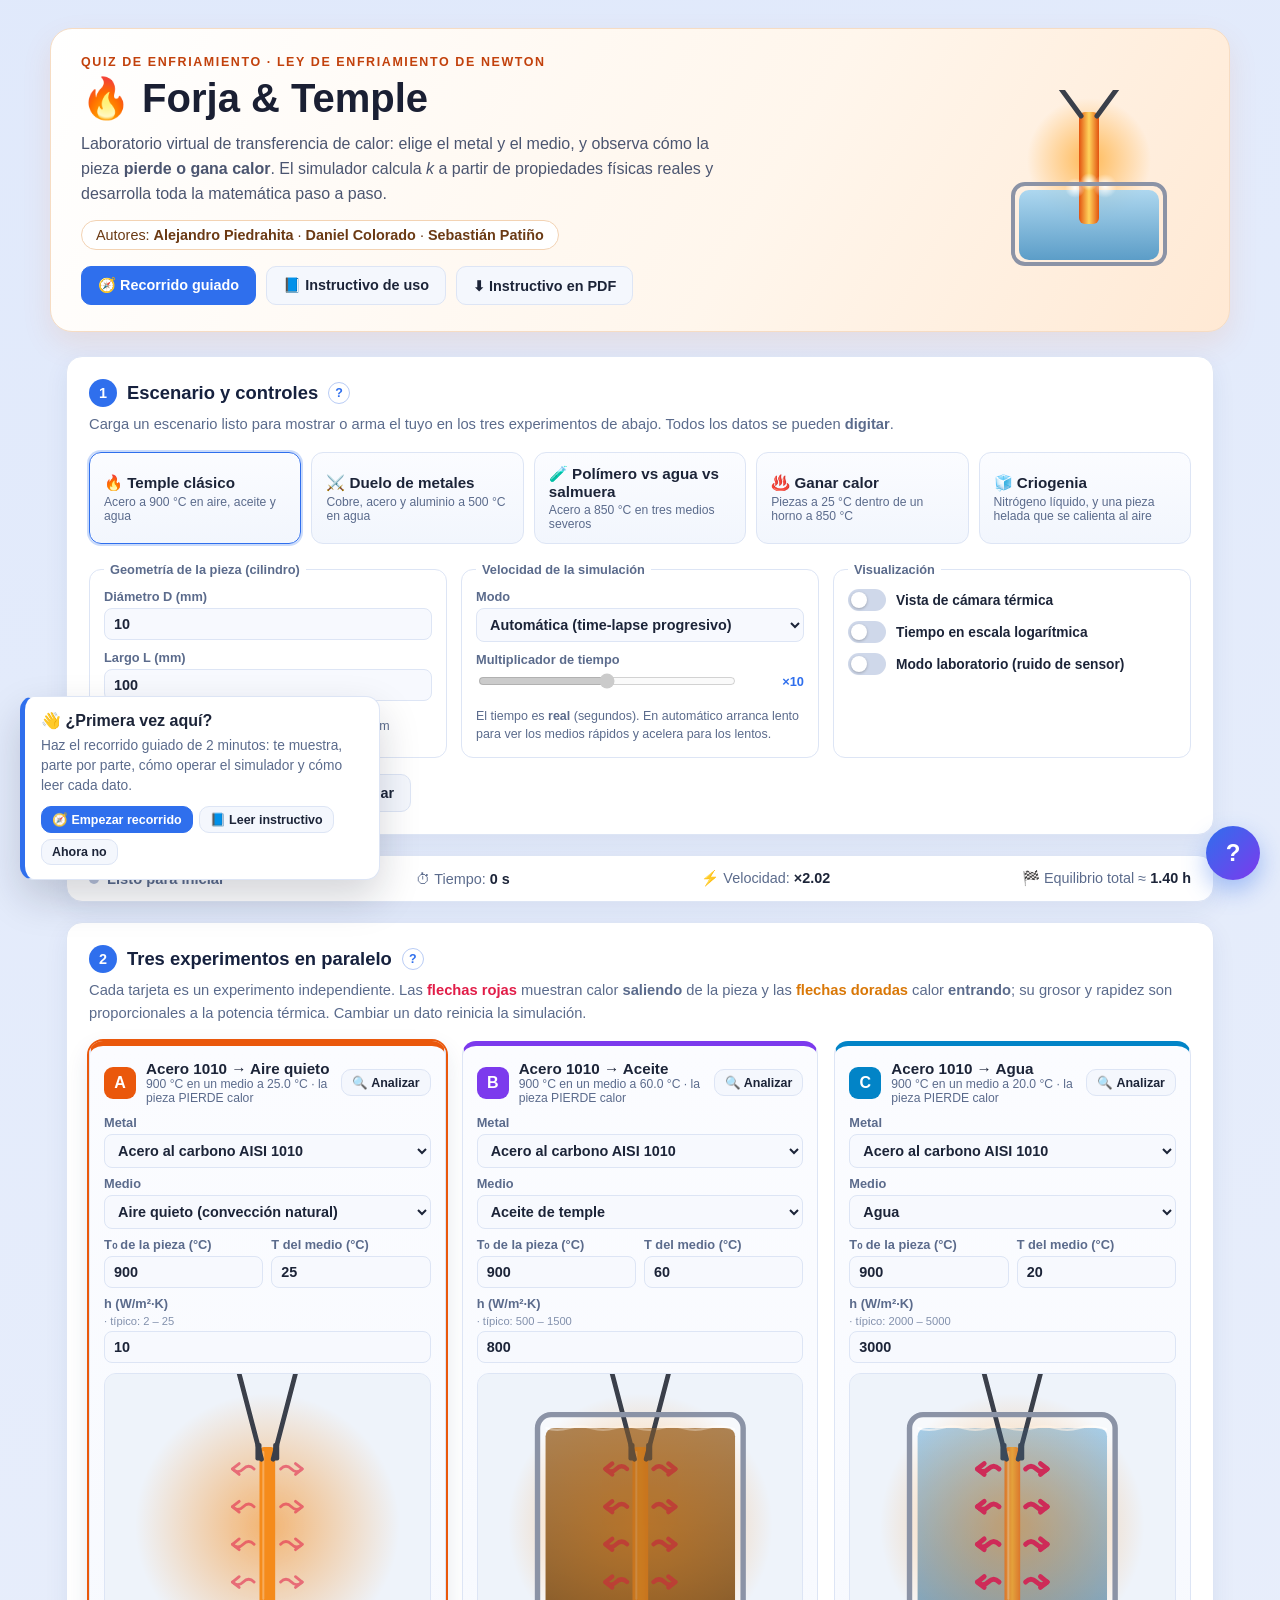
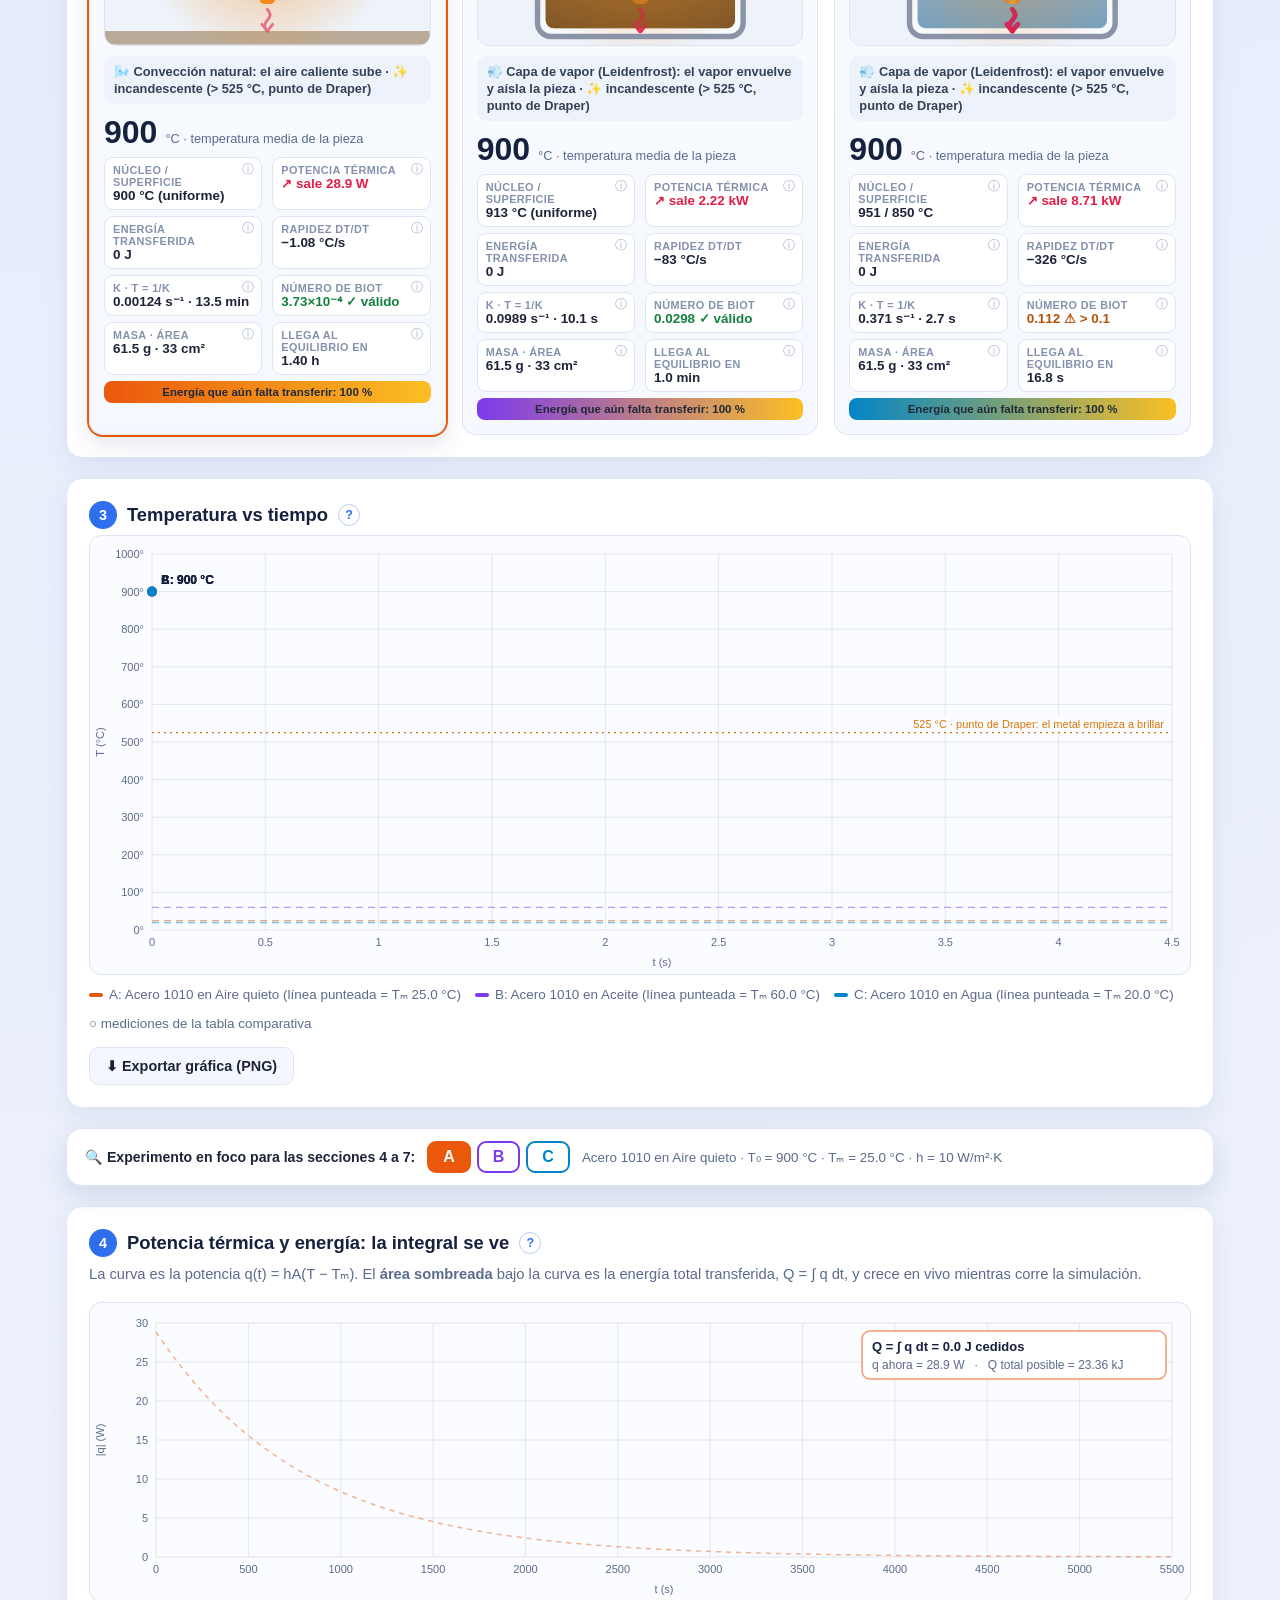
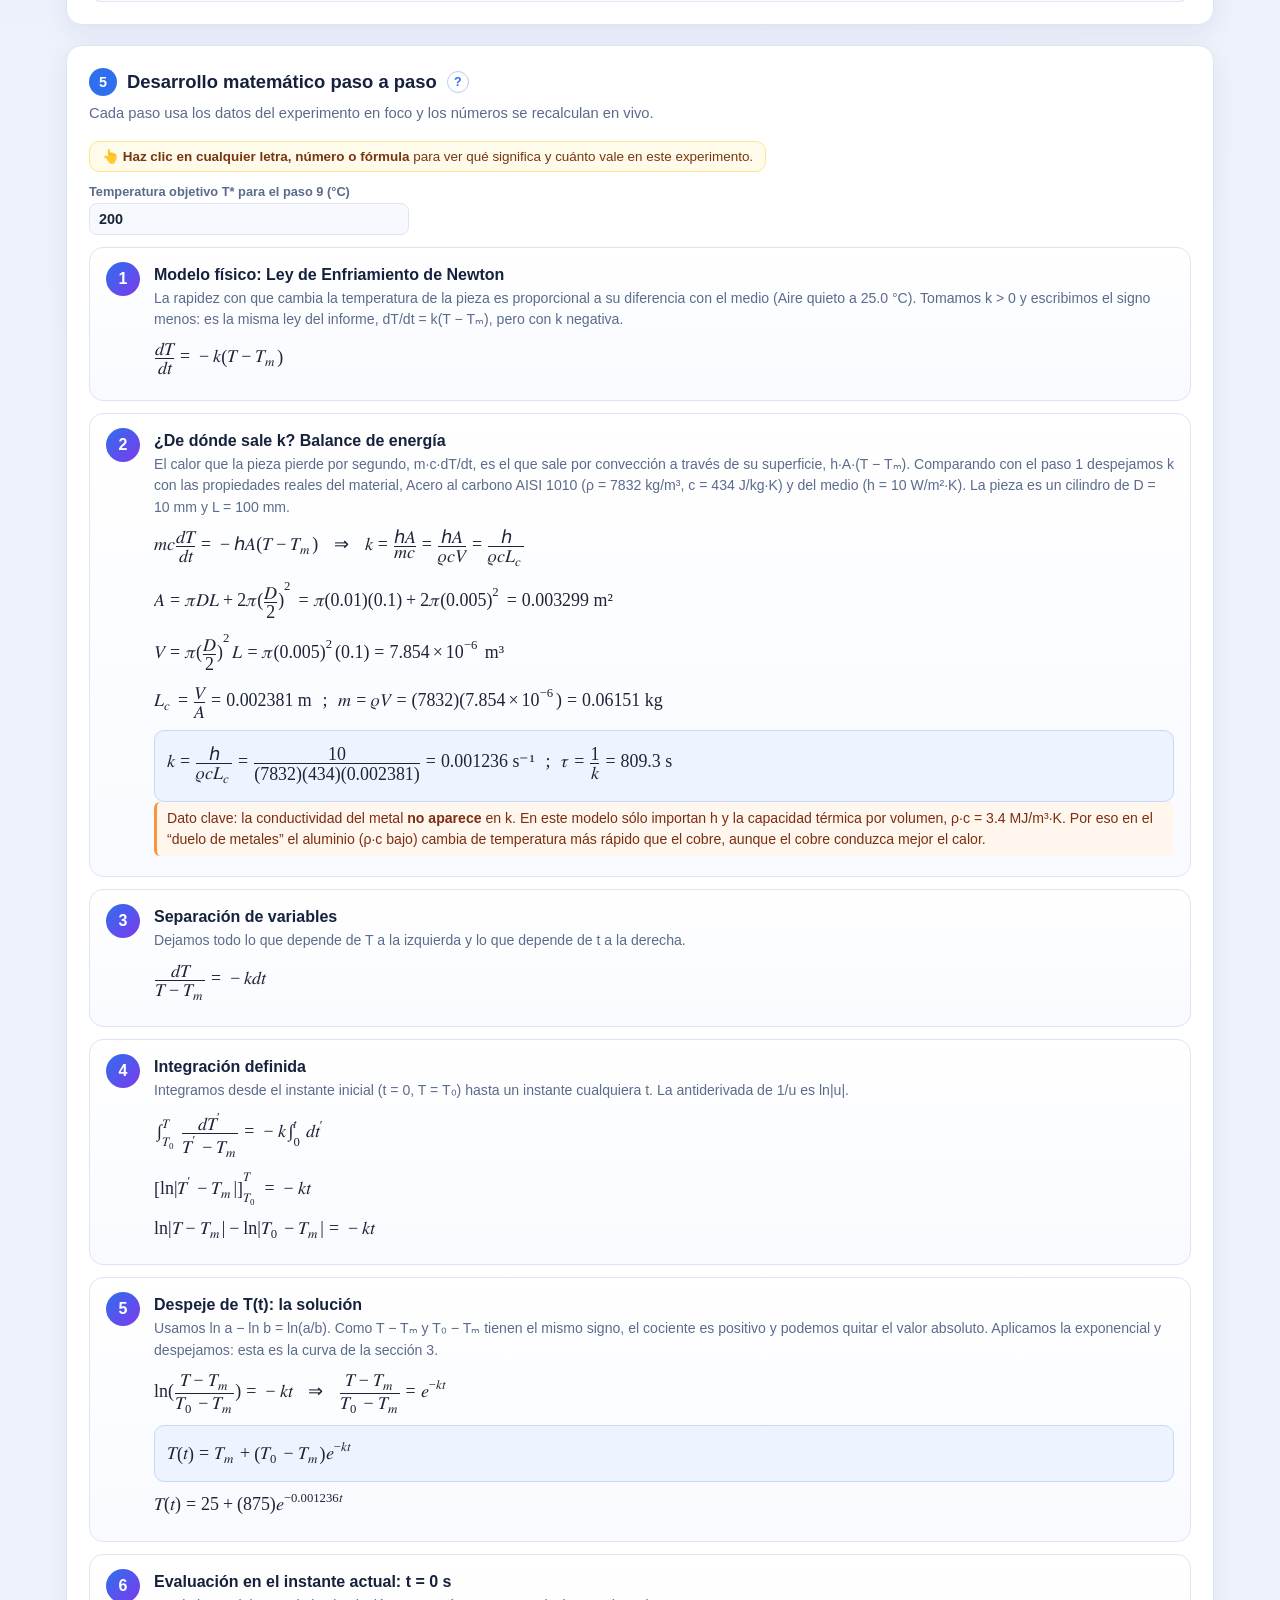
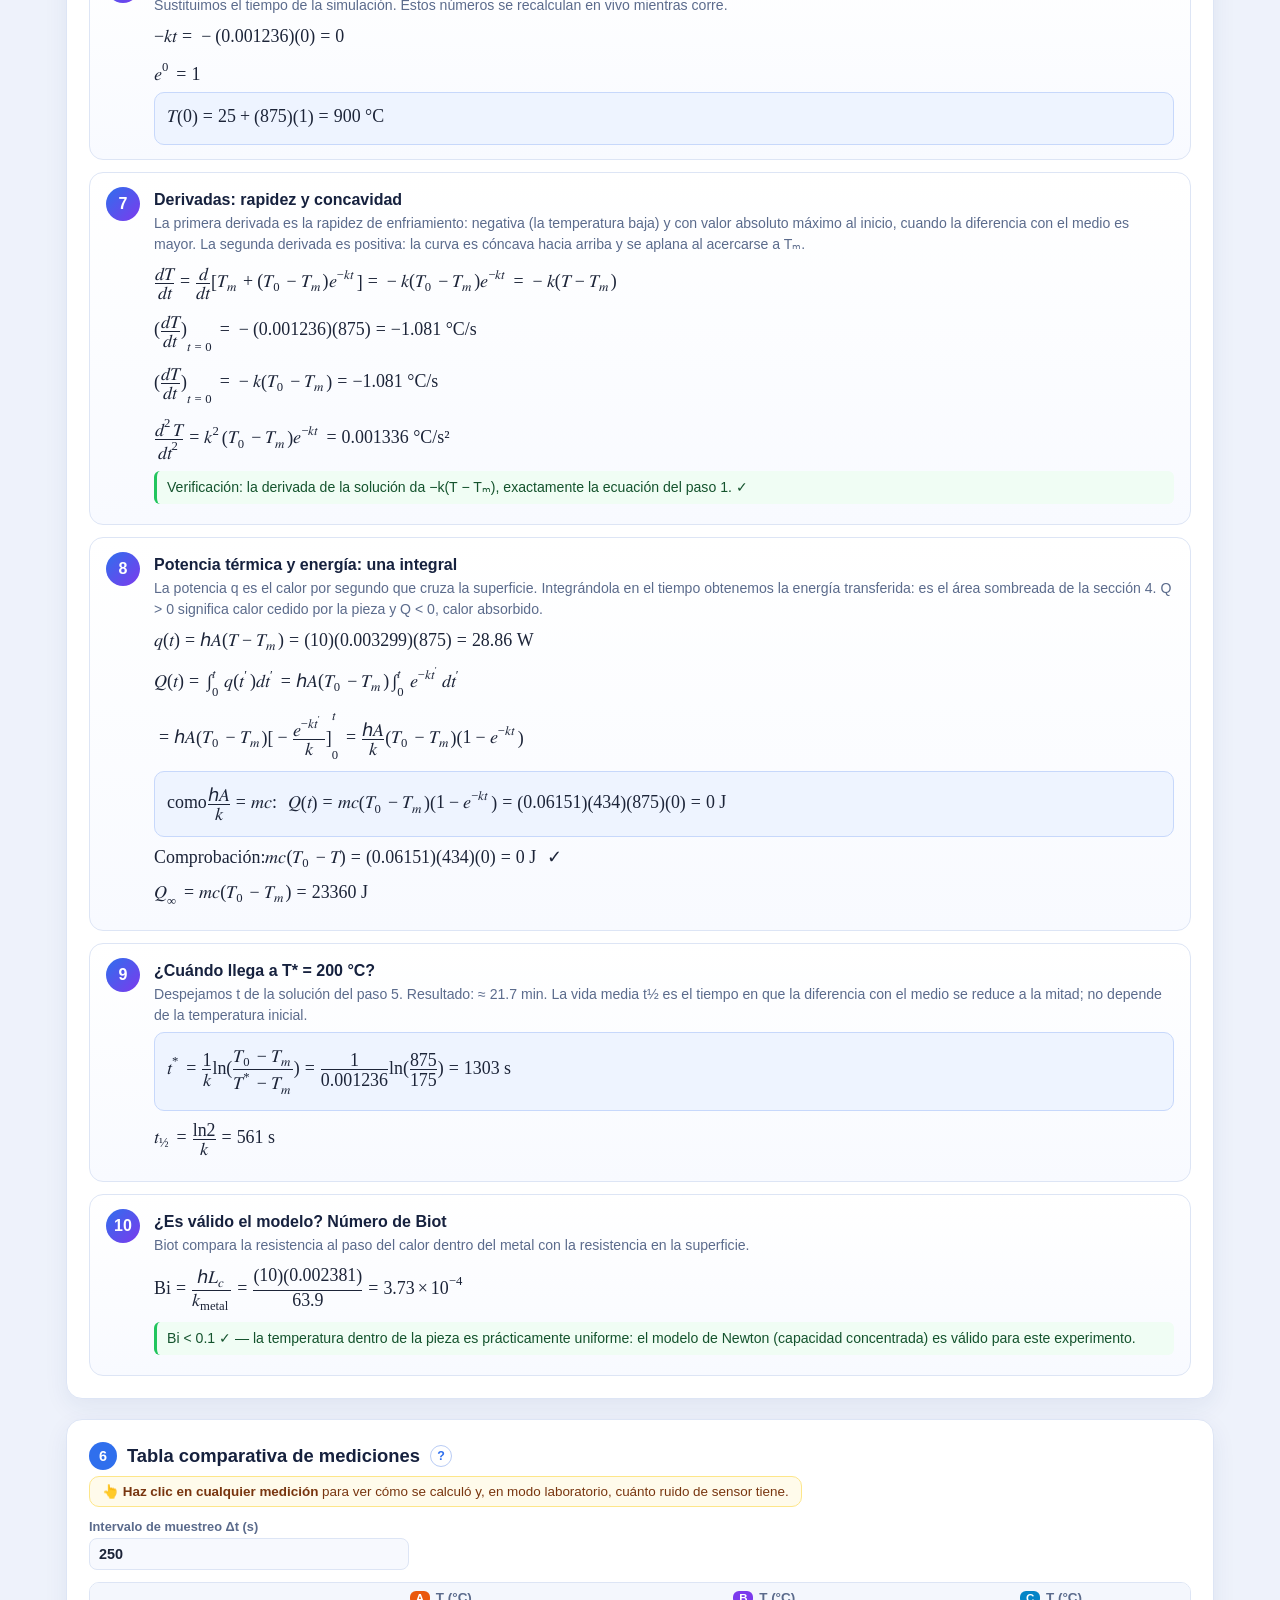
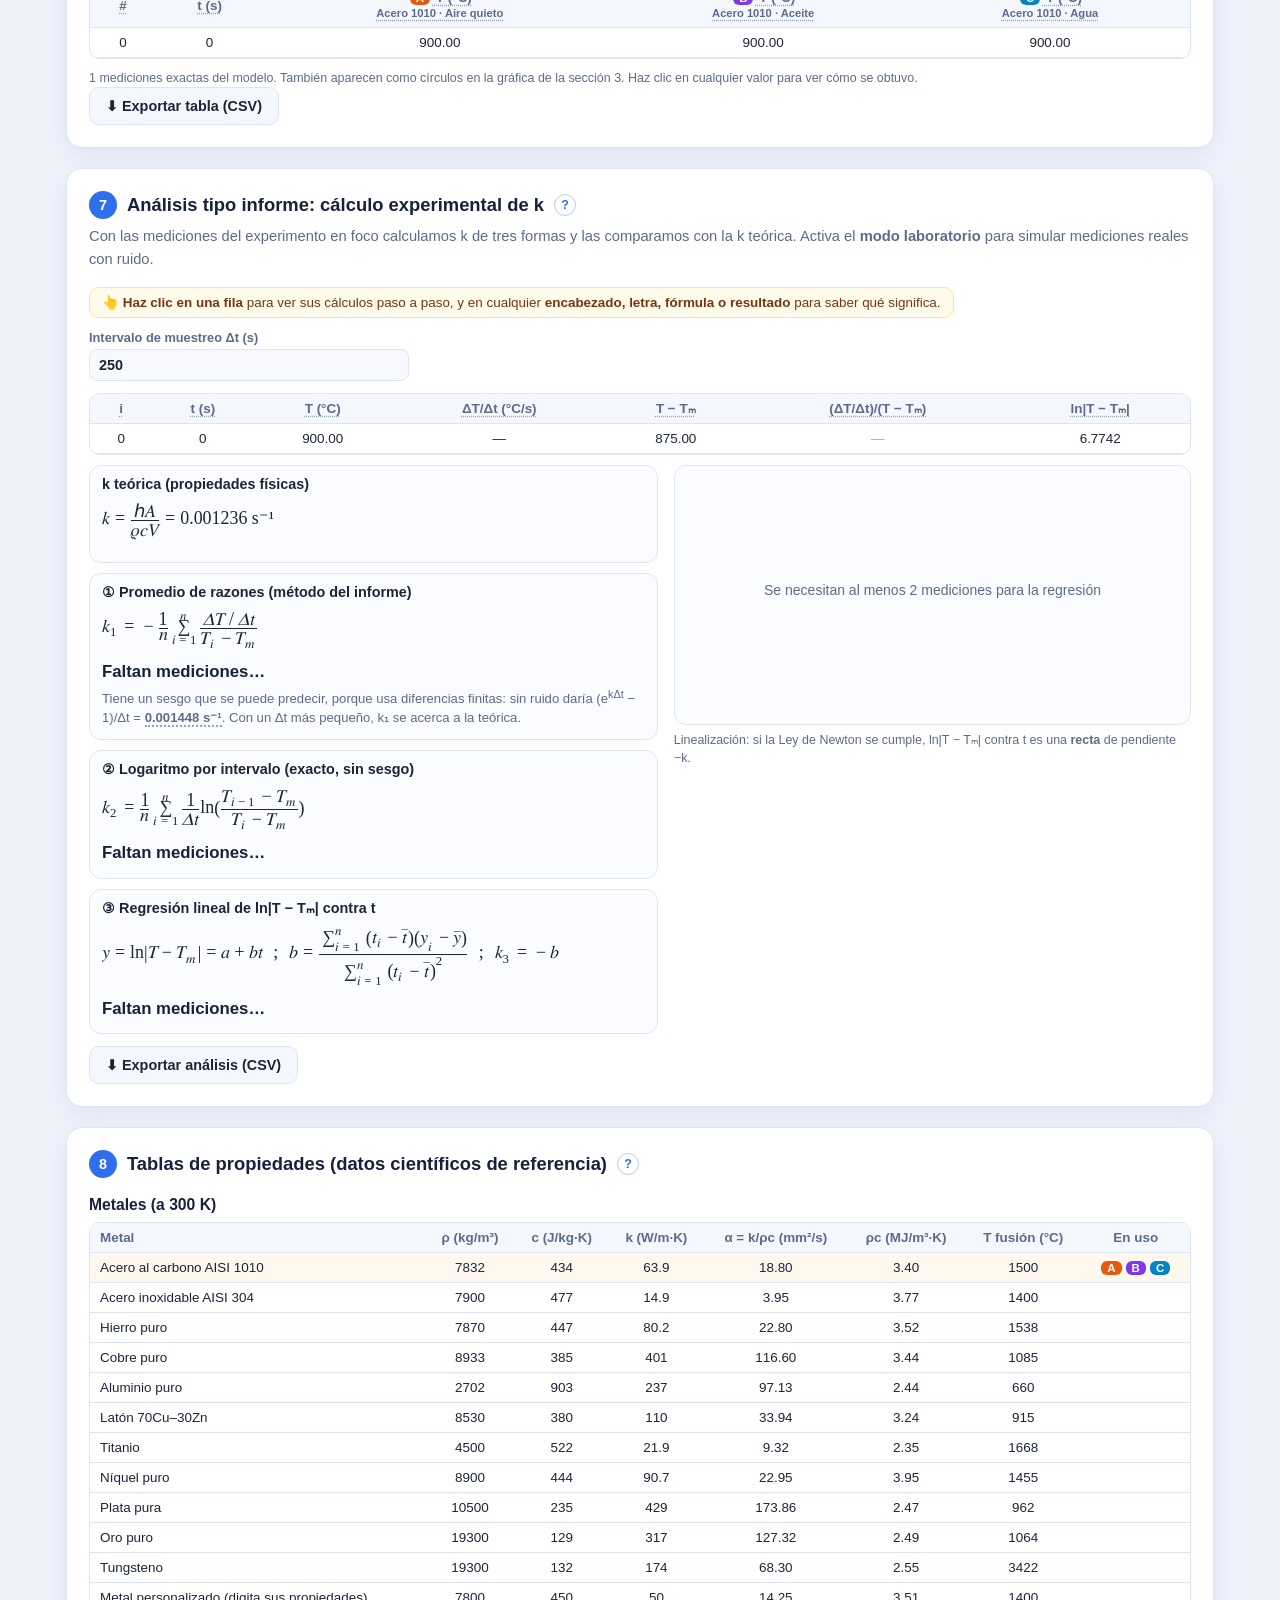
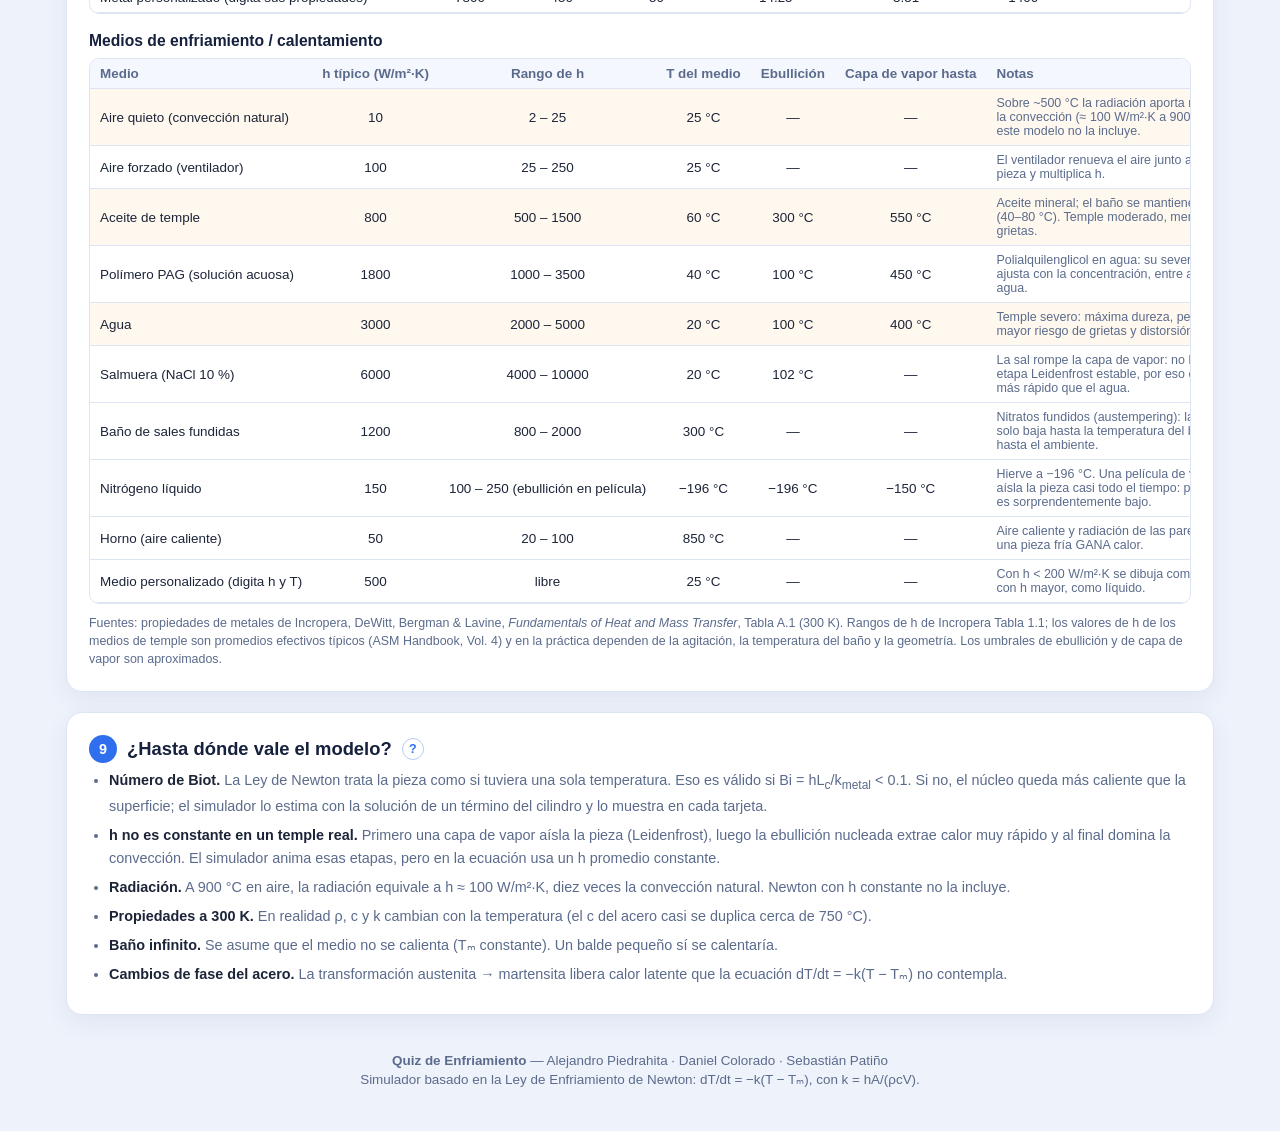
<file: index.html>
<!DOCTYPE html>
<html lang="es">
<head>
<meta charset="UTF-8">
<meta name="viewport" content="width=device-width, initial-scale=1.0">
<title>Forja & Temple — Quiz de Enfriamiento</title>
<link rel="stylesheet" href="style.css">
</head>
<body>

<header class="hero">
  <div class="hero-inner">
    <div class="hero-text">
      <p class="overline">Quiz de Enfriamiento · Ley de Enfriamiento de Newton</p>
      <h1>🔥 Forja &amp; Temple</h1>
      <p class="hero-sub">Laboratorio virtual de transferencia de calor: elige el metal y el medio, y observa cómo la pieza <strong>pierde o gana calor</strong>. El simulador calcula <em>k</em> a partir de propiedades físicas reales y desarrolla toda la matemática paso a paso.</p>
      <p class="authors">Autores: <strong>Alejandro Piedrahita</strong> · <strong>Daniel Colorado</strong> · <strong>Sebastián Patiño</strong></p>
      <div class="hero-actions">
        <button class="btn primary" id="btn-tour">🧭 Recorrido guiado</button>
        <button class="btn" id="btn-guide">📘 Instructivo de uso</button>
        <a class="btn" href="docs/Instructivo_Quiz_Enfriamiento.pdf" download>⬇ Instructivo en PDF</a>
      </div>
    </div>
    <svg class="hero-art" viewBox="0 0 220 180" aria-hidden="true">
      <defs>
        <radialGradient id="heroGlow"><stop offset="0" stop-color="#ffb347" stop-opacity=".9"/><stop offset="1" stop-color="#ffb347" stop-opacity="0"/></radialGradient>
        <linearGradient id="heroBar" x1="0" x2="1"><stop offset="0" stop-color="#e2530f"/><stop offset=".5" stop-color="#ffd35c"/><stop offset="1" stop-color="#e2530f"/></linearGradient>
        <linearGradient id="heroWater" x1="0" y1="0" x2="0" y2="1"><stop offset="0" stop-color="#9fd3f2"/><stop offset="1" stop-color="#3f8fc4"/></linearGradient>
        <radialGradient id="heroPuff"><stop offset="0" stop-color="#fff" stop-opacity=".95"/><stop offset="1" stop-color="#fff" stop-opacity="0"/></radialGradient>
      </defs>
      <circle cx="110" cy="70" r="62" fill="url(#heroGlow)"/>
      <rect x="40" y="100" width="140" height="70" rx="10" fill="url(#heroWater)" opacity=".85"/>
      <rect x="100" y="22" width="20" height="112" rx="6" fill="url(#heroBar)"/>
      <path d="M102,26 L80,-4 M118,26 L140,-4" stroke="#3a3f4a" stroke-width="5" stroke-linecap="round"/>
      <g class="hero-steam">
        <circle cx="96" cy="98" r="10" fill="url(#heroPuff)"/>
        <circle cx="126" cy="96" r="12" fill="url(#heroPuff)"/>
        <circle cx="110" cy="92" r="9" fill="url(#heroPuff)"/>
      </g>
      <rect x="34" y="94" width="152" height="80" rx="12" fill="none" stroke="#8b93a6" stroke-width="4"/>
    </svg>
  </div>
</header>

<main>

  <!-- 1 · CONTROLES -->
  <section class="panel" id="sec-controls">
    <h2><span class="num">1</span> Escenario y controles <button class="help" data-guide="controles" title="¿Cómo se usa esta sección?">?</button></h2>
    <p class="lead">Carga un escenario listo para mostrar o arma el tuyo en los tres experimentos de abajo. Todos los datos se pueden <strong>digitar</strong>.</p>
    <div class="presets" id="presets"></div>

    <div class="control-grid">
      <fieldset class="group">
        <legend>Geometría de la pieza (cilindro)</legend>
        <label>Diámetro D (mm)<input type="number" id="geo-D" min="0.5" max="300" step="any" value="10"></label>
        <label>Largo L (mm)<input type="number" id="geo-L" min="0.5" max="3000" step="any" value="100"></label>
        <p class="mini" id="geo-info"></p>
      </fieldset>

      <fieldset class="group">
        <legend>Velocidad de la simulación</legend>
        <label>Modo
          <select id="speed-mode">
            <option value="auto">Automática (time-lapse progresivo)</option>
            <option value="manual">Manual</option>
          </select>
        </label>
        <label>Multiplicador de tiempo
          <span class="range-row"><input type="range" id="speed-exp" min="-1" max="3" step="0.05" value="1" disabled><output id="speed-out">×10</output></span>
        </label>
        <p class="mini">El tiempo es <strong>real</strong> (segundos). En automático arranca lento para ver los medios rápidos y acelera para los lentos.</p>
      </fieldset>

      <fieldset class="group">
        <legend>Visualización</legend>
        <label class="switch"><input type="checkbox" id="opt-thermal"><span class="slider"></span> Vista de cámara térmica</label>
        <label class="switch"><input type="checkbox" id="opt-log"><span class="slider"></span> Tiempo en escala logarítmica</label>
        <label class="switch"><input type="checkbox" id="opt-lab"><span class="slider"></span> Modo laboratorio (ruido de sensor)</label>
      </fieldset>
    </div>

    <div class="button-row">
      <button id="btn-start" class="btn primary">▶ Iniciar</button>
      <button id="btn-pause" class="btn" disabled>⏸ Pausar</button>
      <button id="btn-reset" class="btn">⟲ Reiniciar</button>
    </div>
  </section>

  <!-- ESTADO -->
  <section class="panel status-bar" aria-live="polite">
    <div class="status-pill" id="status-pill"><span class="dot"></span> Detenido</div>
    <div class="status-item">⏱ Tiempo: <strong id="sim-time">0 s</strong></div>
    <div class="status-item">⚡ Velocidad: <strong id="speed-now">×1</strong></div>
    <div class="status-item">🏁 Equilibrio total ≈ <strong id="t-total">—</strong></div>
  </section>

  <!-- 2 · EXPERIMENTOS -->
  <section class="panel" id="sec-lanes">
    <h2><span class="num">2</span> Tres experimentos en paralelo <button class="help" data-guide="experimentos" title="¿Cómo se usa esta sección?">?</button></h2>
    <p class="lead">Cada tarjeta es un experimento independiente. Las <span class="tag-out">flechas rojas</span> muestran calor <strong>saliendo</strong> de la pieza y las <span class="tag-in">flechas doradas</span> calor <strong>entrando</strong>; su grosor y rapidez son proporcionales a la potencia térmica. Cambiar un dato reinicia la simulación.</p>
    <div class="thermal-legend" id="thermal-legend" hidden>
      <span id="tl-min"></span><div class="tl-bar"></div><span id="tl-max"></span>
    </div>
    <div class="lanes" id="lanes"></div>
  </section>

  <!-- 3 · GRÁFICA T(t) -->
  <section class="panel" id="sec-chart">
    <h2><span class="num">3</span> Temperatura vs tiempo <button class="help" data-guide="grafica" title="¿Cómo se lee esta gráfica?">?</button></h2>
    <canvas id="chartT" class="chart chart-tall"></canvas>
    <div class="legend" id="legendT"></div>
    <div class="button-row"><button id="btn-png" class="btn">⬇ Exportar gráfica (PNG)</button></div>
  </section>

  <!-- FOCO -->
  <section class="panel focus-bar">
    <span class="focus-label">🔍 Experimento en foco para las secciones 4 a 7:</span>
    <div class="seg" id="focus-seg"></div>
    <span class="focus-desc" id="focus-desc"></span>
  </section>

  <!-- 4 · POTENCIA / ENERGÍA -->
  <section class="panel" id="sec-power">
    <h2><span class="num">4</span> Potencia térmica y energía: la integral se ve <button class="help" data-guide="potencia" title="¿Cómo se lee esta gráfica?">?</button></h2>
    <p class="lead">La curva es la potencia q(t) = hA(T − Tₘ). El <strong>área sombreada</strong> bajo la curva es la energía total transferida, Q = ∫ q dt, y crece en vivo mientras corre la simulación.</p>
    <canvas id="chartQ" class="chart"></canvas>
  </section>

  <!-- 5 · MATEMÁTICA -->
  <section class="panel" id="sec-math">
    <h2><span class="num">5</span> Desarrollo matemático paso a paso <button class="help" data-guide="matematica" title="¿Qué muestra cada paso?">?</button></h2>
    <p class="lead">Cada paso usa los datos del experimento en foco y los números se recalculan en vivo.</p>
    <p class="click-hint">👆 <strong>Haz clic en cualquier letra, número o fórmula</strong> para ver qué significa y cuánto vale en este experimento.</p>
    <label class="inline-input">Temperatura objetivo T* para el paso 9 (°C)
      <input type="number" id="t-star" step="any">
    </label>
    <div class="steps" id="math-steps"></div>
  </section>

  <!-- 6 · TABLA COMPARATIVA -->
  <section class="panel" id="sec-comp">
    <h2><span class="num">6</span> Tabla comparativa de mediciones <button class="help" data-guide="comparativa" title="¿Cómo se usa esta tabla?">?</button></h2>
    <p class="click-hint">👆 <strong>Haz clic en cualquier medición</strong> para ver cómo se calculó y, en modo laboratorio, cuánto ruido de sensor tiene.</p>
    <label class="inline-input">Intervalo de muestreo Δt (s)
      <input type="number" id="dt-comp" min="0.001" step="any">
    </label>
    <div id="comp-lab"></div>
    <div class="table-wrap"><table id="tbl-comp"></table></div>
    <p class="mini" id="comp-note"></p>
    <button id="btn-csv-comp" class="btn">⬇ Exportar tabla (CSV)</button>
  </section>

  <!-- 7 · ANÁLISIS -->
  <section class="panel" id="sec-ana">
    <h2><span class="num">7</span> Análisis tipo informe: cálculo experimental de k <button class="help" data-guide="analisis" title="¿Cómo se interpreta el análisis?">?</button></h2>
    <p class="lead">Con las mediciones del experimento en foco calculamos k de tres formas y las comparamos con la k teórica. Activa el <strong>modo laboratorio</strong> para simular mediciones reales con ruido.</p>
    <p class="click-hint">👆 <strong>Haz clic en una fila</strong> para ver sus cálculos paso a paso, y en cualquier <strong>encabezado, letra, fórmula o resultado</strong> para saber qué significa.</p>
    <label class="inline-input">Intervalo de muestreo Δt (s)
      <input type="number" id="dt-ana" min="0.001" step="any">
    </label>
    <div id="ana-lab"></div>
    <div class="table-wrap"><table id="tbl-ana"></table></div>
    <div class="ana-grid">
      <div class="ana-results" id="ana-results"></div>
      <div>
        <canvas id="chartLn" class="chart chart-small"></canvas>
        <p class="mini">Linealización: si la Ley de Newton se cumple, ln|T − Tₘ| contra t es una <strong>recta</strong> de pendiente −k.</p>
      </div>
    </div>
    <button id="btn-csv-ana" class="btn">⬇ Exportar análisis (CSV)</button>
  </section>

  <!-- 8 · TABLAS DE PROPIEDADES -->
  <section class="panel" id="sec-ref">
    <h2><span class="num">8</span> Tablas de propiedades (datos científicos de referencia) <button class="help" data-guide="propiedades" title="¿Qué significa cada columna?">?</button></h2>
    <h3>Metales (a 300 K)</h3>
    <div class="table-wrap tall"><table id="tbl-metals"></table></div>
    <h3>Medios de enfriamiento / calentamiento</h3>
    <div class="table-wrap tall"><table id="tbl-fluids"></table></div>
    <p class="mini">Fuentes: propiedades de metales de Incropera, DeWitt, Bergman &amp; Lavine, <em>Fundamentals of Heat and Mass Transfer</em>, Tabla A.1 (300 K). Rangos de h de Incropera Tabla 1.1; los valores de h de los medios de temple son promedios efectivos típicos (ASM Handbook, Vol. 4) y en la práctica dependen de la agitación, la temperatura del baño y la geometría. Los umbrales de ebullición y de capa de vapor son aproximados.</p>
  </section>

  <!-- 9 · VALIDEZ -->
  <section class="panel" id="sec-notes">
    <h2><span class="num">9</span> ¿Hasta dónde vale el modelo? <button class="help" data-guide="validez" title="Más detalle">?</button></h2>
    <ul class="notes">
      <li><strong>Número de Biot.</strong> La Ley de Newton trata la pieza como si tuviera una sola temperatura. Eso es válido si Bi = hL<sub>c</sub>/k<sub>metal</sub> &lt; 0.1. Si no, el núcleo queda más caliente que la superficie; el simulador lo estima con la solución de un término del cilindro y lo muestra en cada tarjeta.</li>
      <li><strong>h no es constante en un temple real.</strong> Primero una capa de vapor aísla la pieza (Leidenfrost), luego la ebullición nucleada extrae calor muy rápido y al final domina la convección. El simulador anima esas etapas, pero en la ecuación usa un h promedio constante.</li>
      <li><strong>Radiación.</strong> A 900 °C en aire, la radiación equivale a h ≈ 100 W/m²·K, diez veces la convección natural. Newton con h constante no la incluye.</li>
      <li><strong>Propiedades a 300 K.</strong> En realidad ρ, c y k cambian con la temperatura (el c del acero casi se duplica cerca de 750 °C).</li>
      <li><strong>Baño infinito.</strong> Se asume que el medio no se calienta (Tₘ constante). Un balde pequeño sí se calentaría.</li>
      <li><strong>Cambios de fase del acero.</strong> La transformación austenita → martensita libera calor latente que la ecuación dT/dt = −k(T − Tₘ) no contempla.</li>
    </ul>
  </section>

</main>

<footer class="app-footer">
  <p><strong>Quiz de Enfriamiento</strong> — Alejandro Piedrahita · Daniel Colorado · Sebastián Patiño</p>
  <p>Simulador basado en la Ley de Enfriamiento de Newton: dT/dt = −k(T − Tₘ), con k = hA/(ρcV).</p>
</footer>

<!-- AYUDA: instructivo, botón flotante y bienvenida -->
<dialog id="guide-dialog" class="guide-dialog" aria-label="Instructivo de uso">
  <div class="gd-head">
    <strong>📘 Instructivo de uso</strong>
    <div class="gd-actions">
      <button class="btn tiny" id="gd-tour">🧭 Recorrido guiado</button>
      <a class="btn tiny" href="docs/Instructivo_Quiz_Enfriamiento.pdf" download>⬇ PDF</a>
      <a class="btn tiny" href="docs/instructivo.html" target="_blank" rel="noopener">↗ Abrir en otra pestaña</a>
      <button class="btn tiny" id="gd-close" aria-label="Cerrar instructivo">✕</button>
    </div>
  </div>
  <iframe id="guide-frame" title="Instructivo de uso del simulador"></iframe>
</dialog>

<button class="help-fab" id="help-fab" title="Abrir el instructivo de uso" aria-label="Ayuda">?</button>

<div class="welcome" id="welcome" hidden>
  <strong>👋 ¿Primera vez aquí?</strong>
  <p>Haz el recorrido guiado de 2 minutos: te muestra, parte por parte, cómo operar el simulador y cómo leer cada dato.</p>
  <div class="welcome-actions">
    <button class="btn primary tiny" id="wl-tour">🧭 Empezar recorrido</button>
    <button class="btn tiny" id="wl-guide">📘 Leer instructivo</button>
    <button class="btn tiny" id="wl-close">Ahora no</button>
  </div>
</div>

<script src="data.js"></script>
<script src="script.js"></script>
<script src="guide.js"></script>
</body>
</html>
</file>
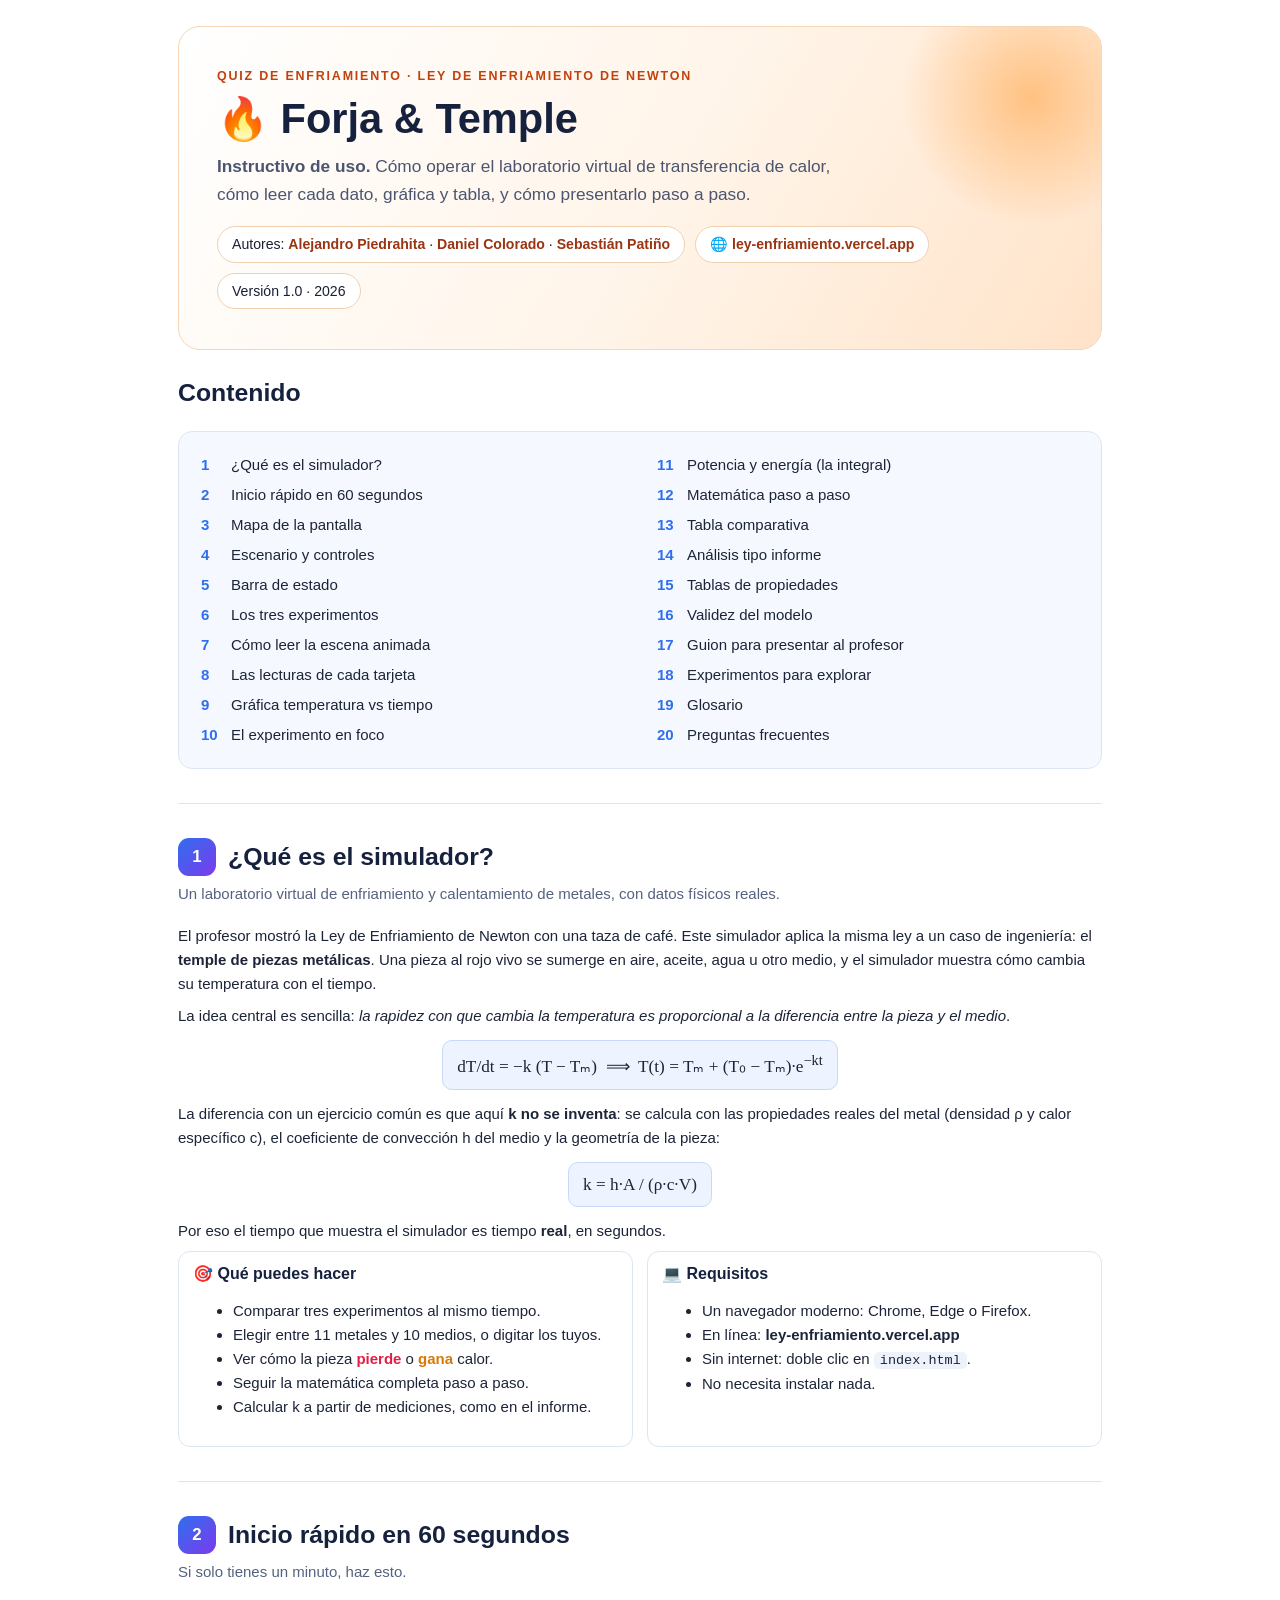
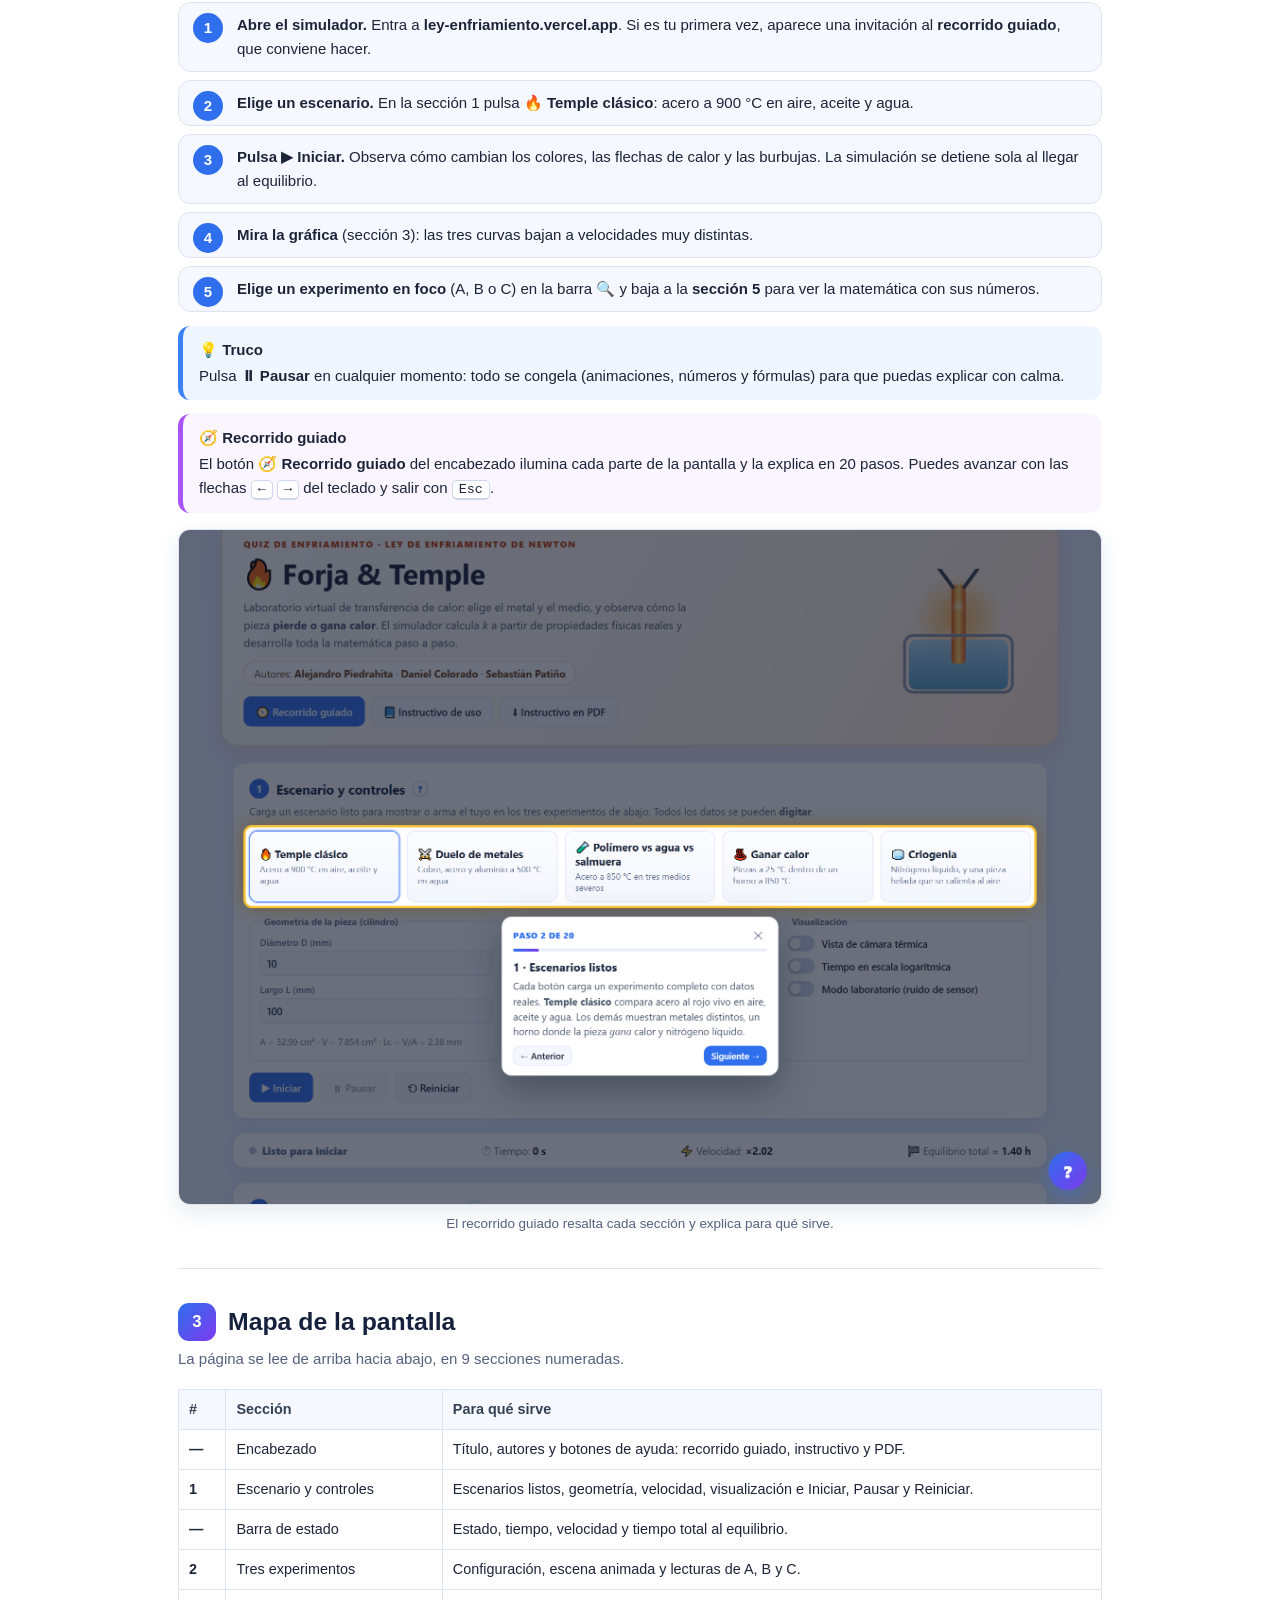
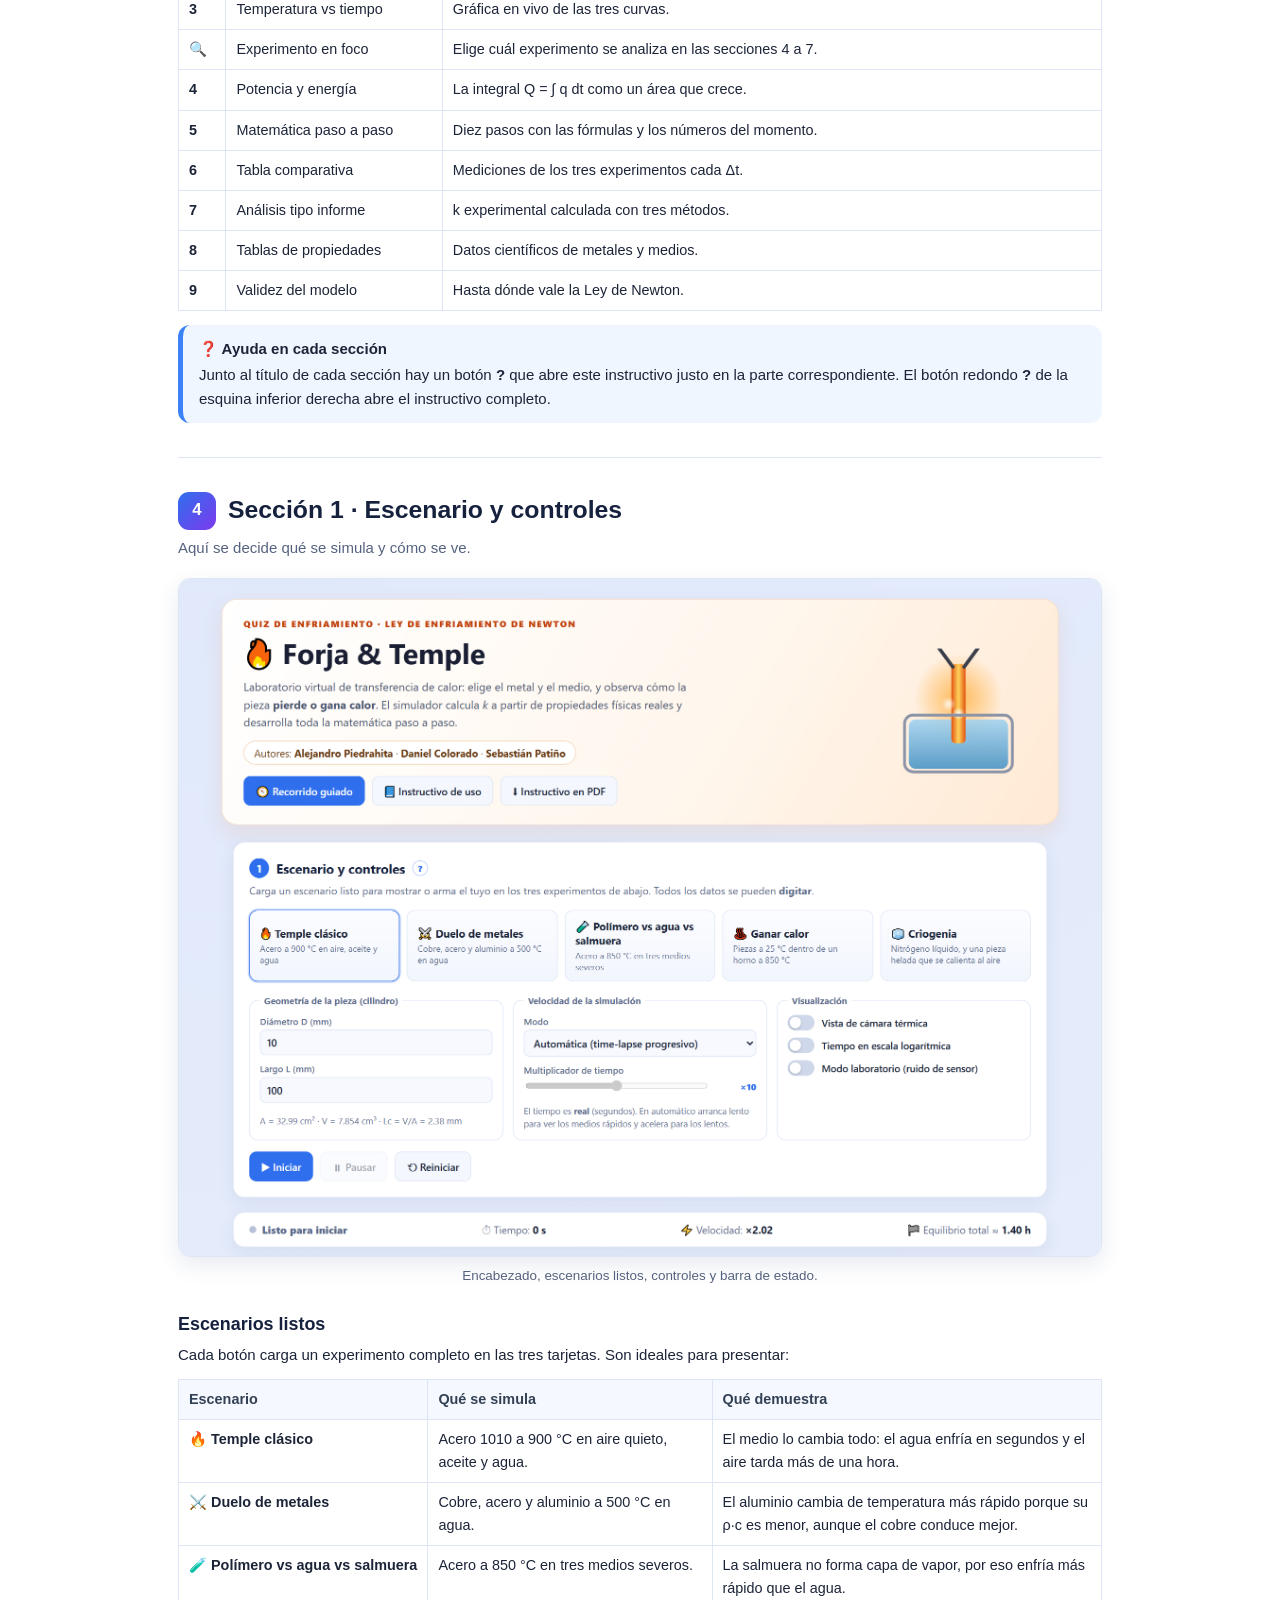
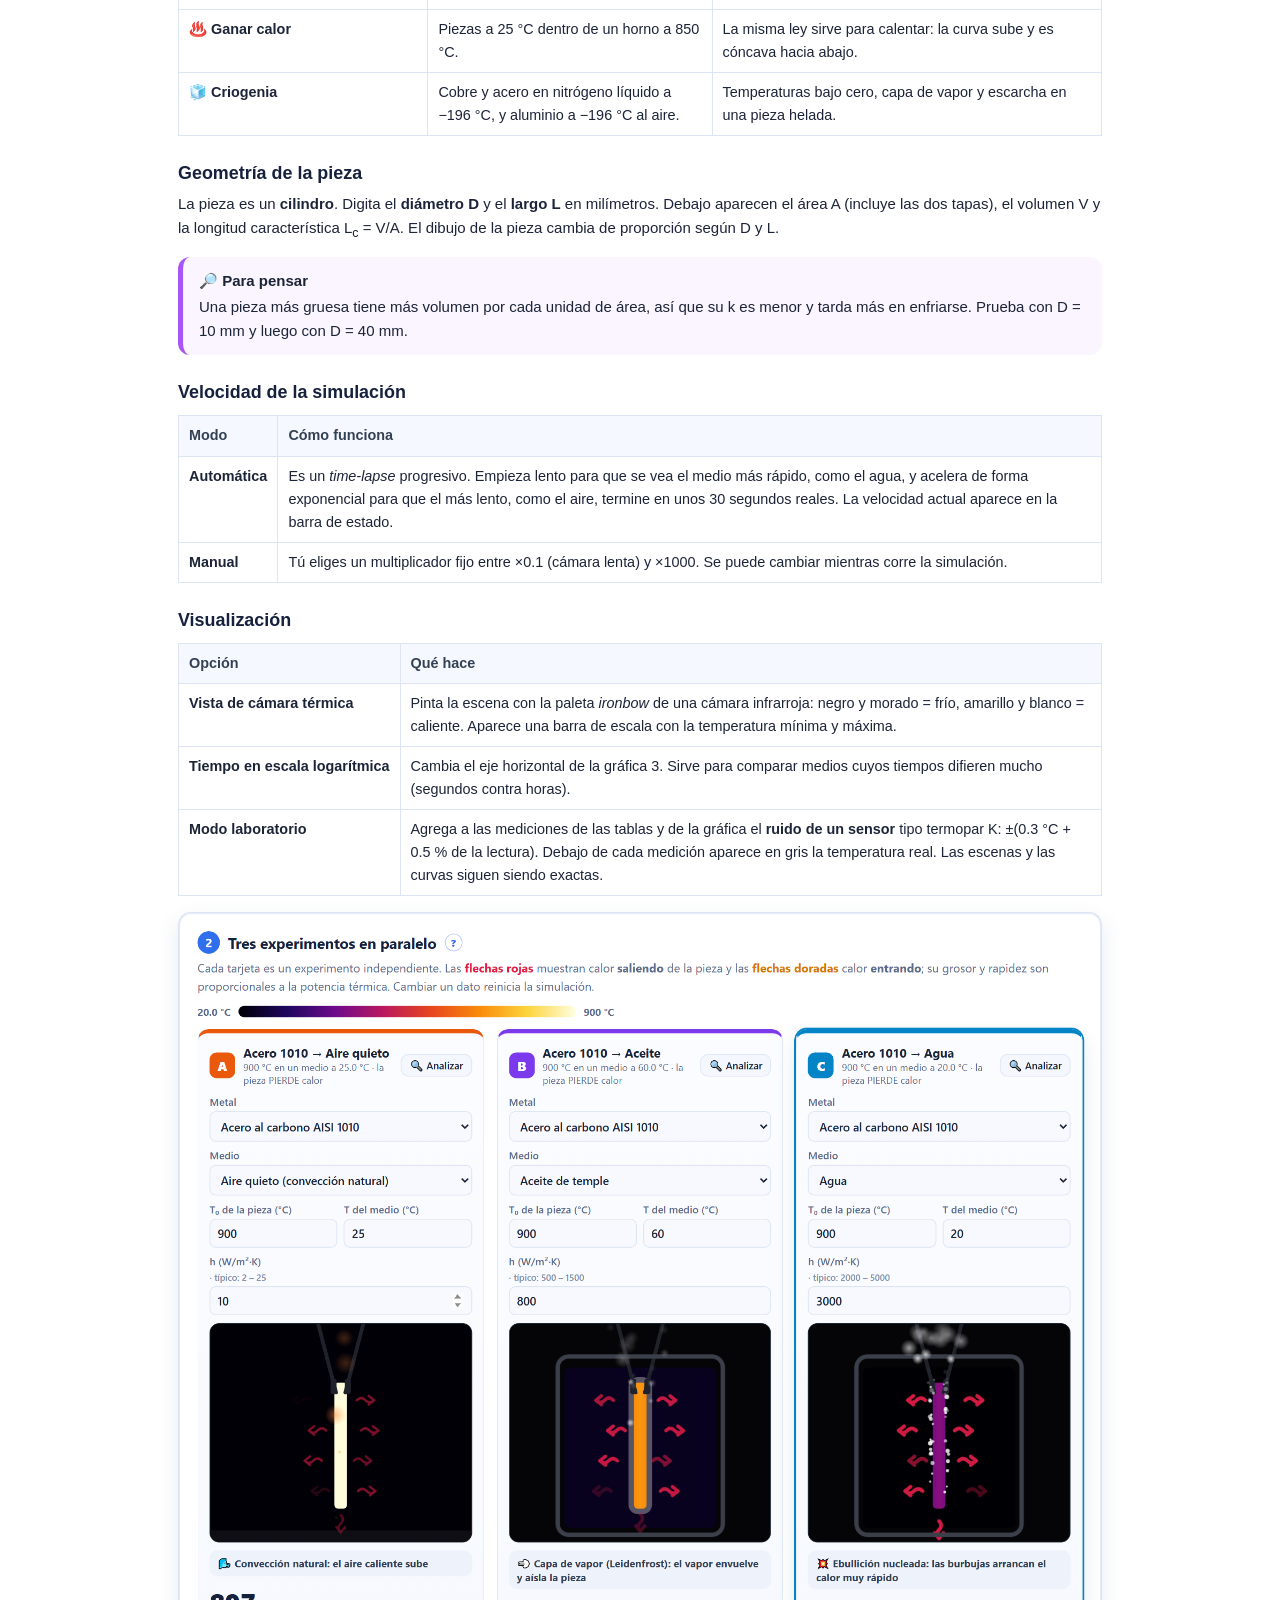
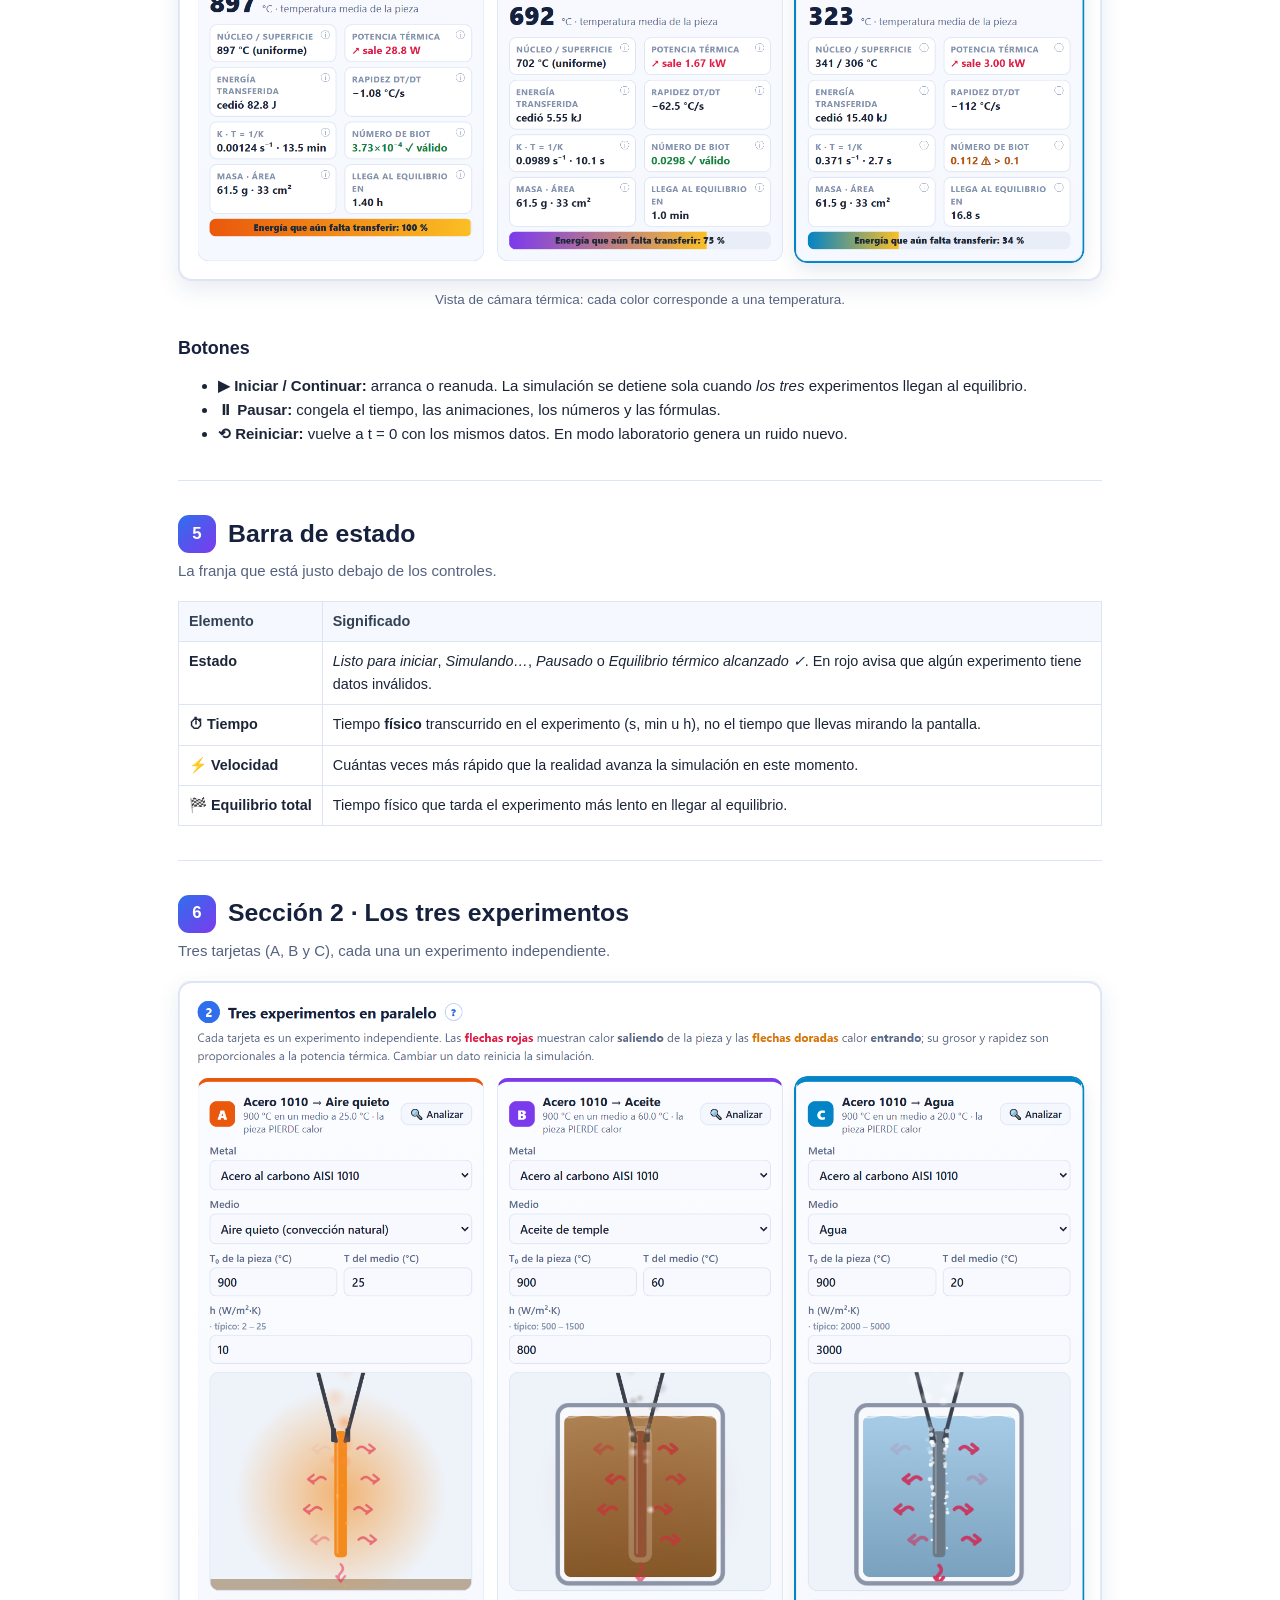
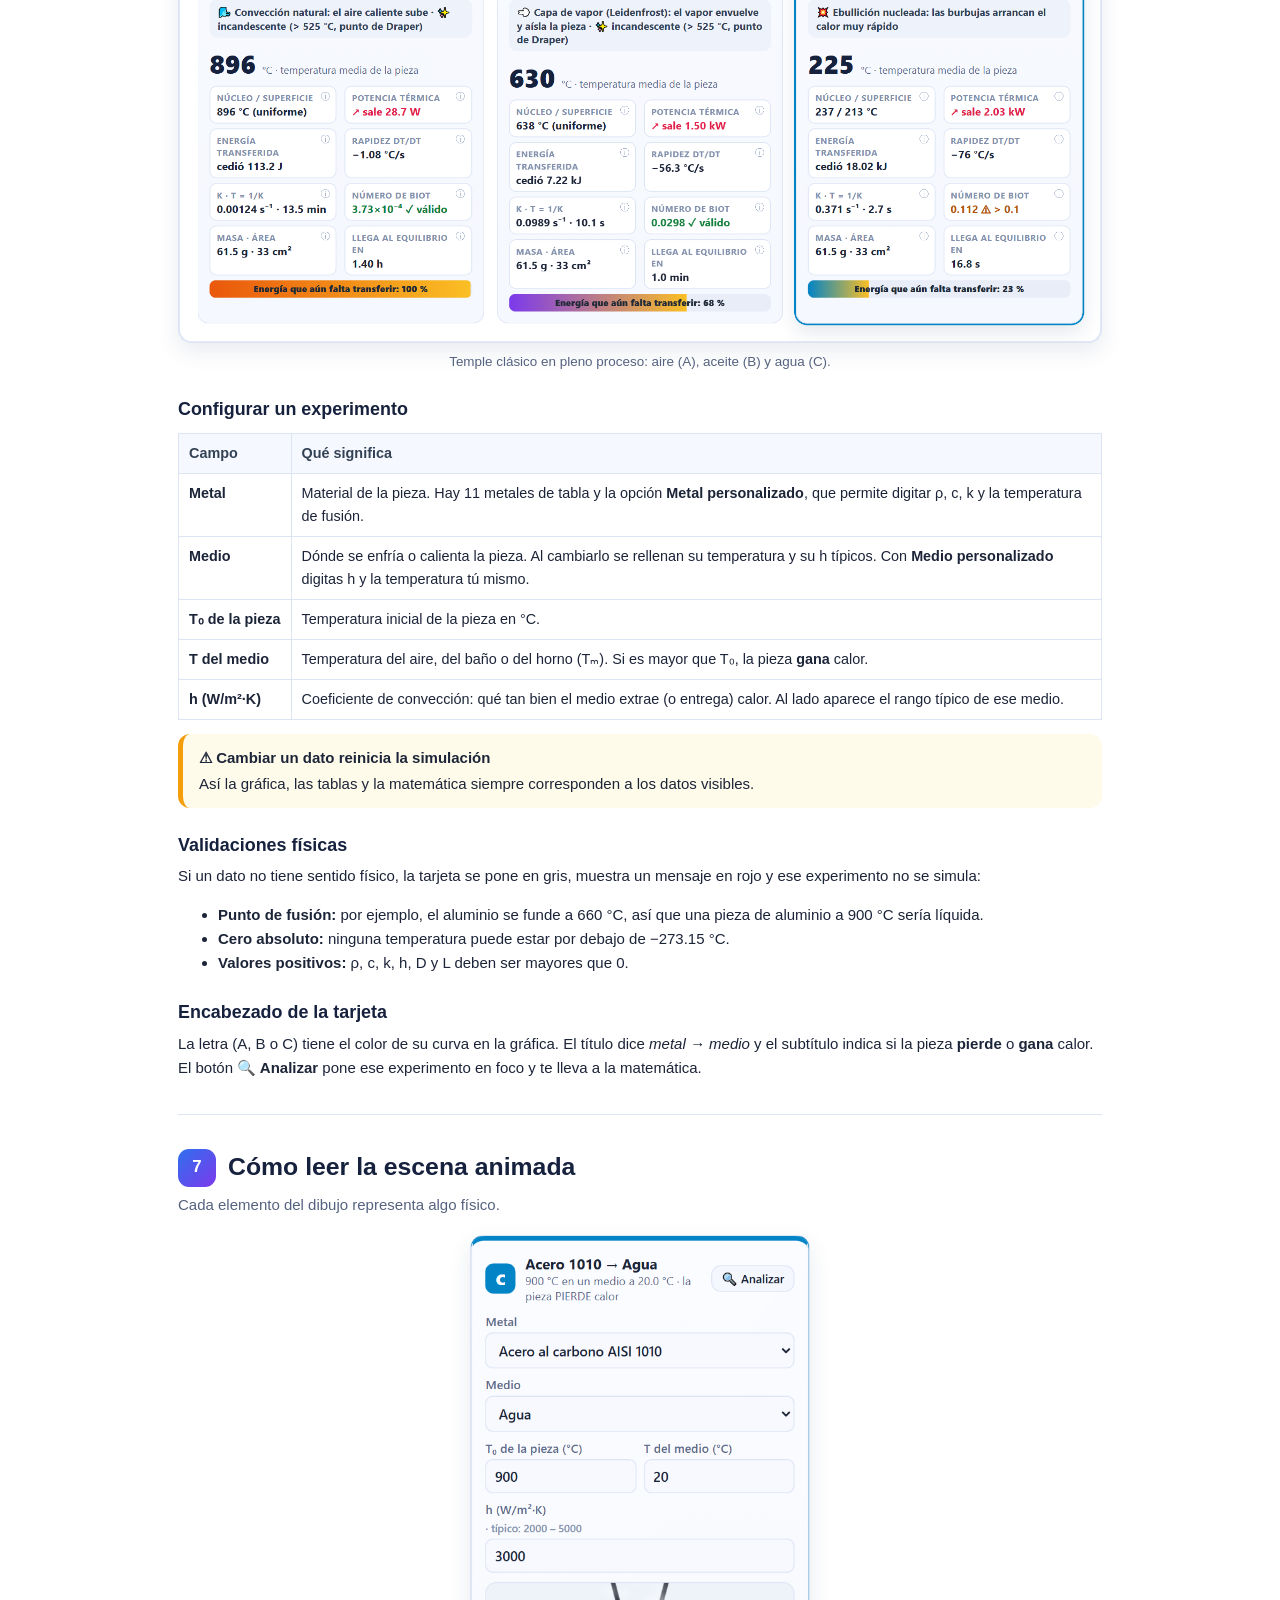
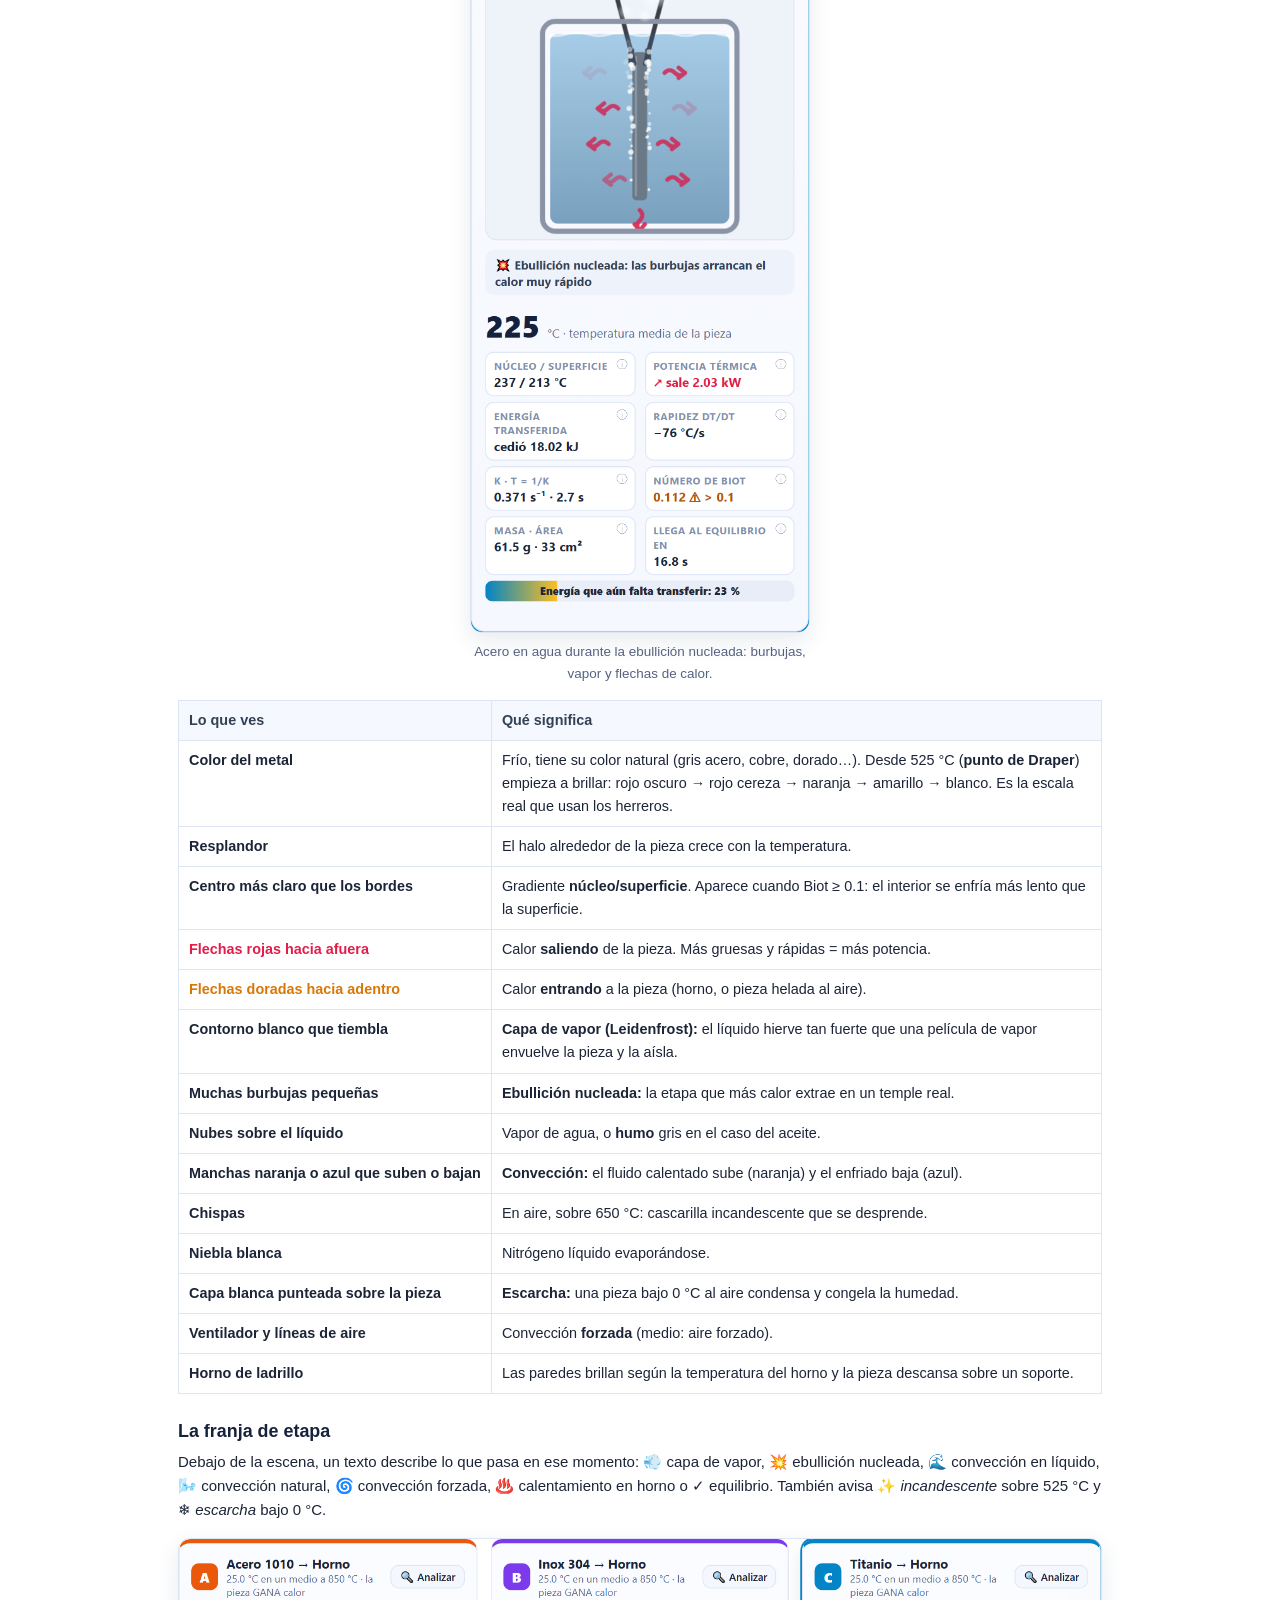
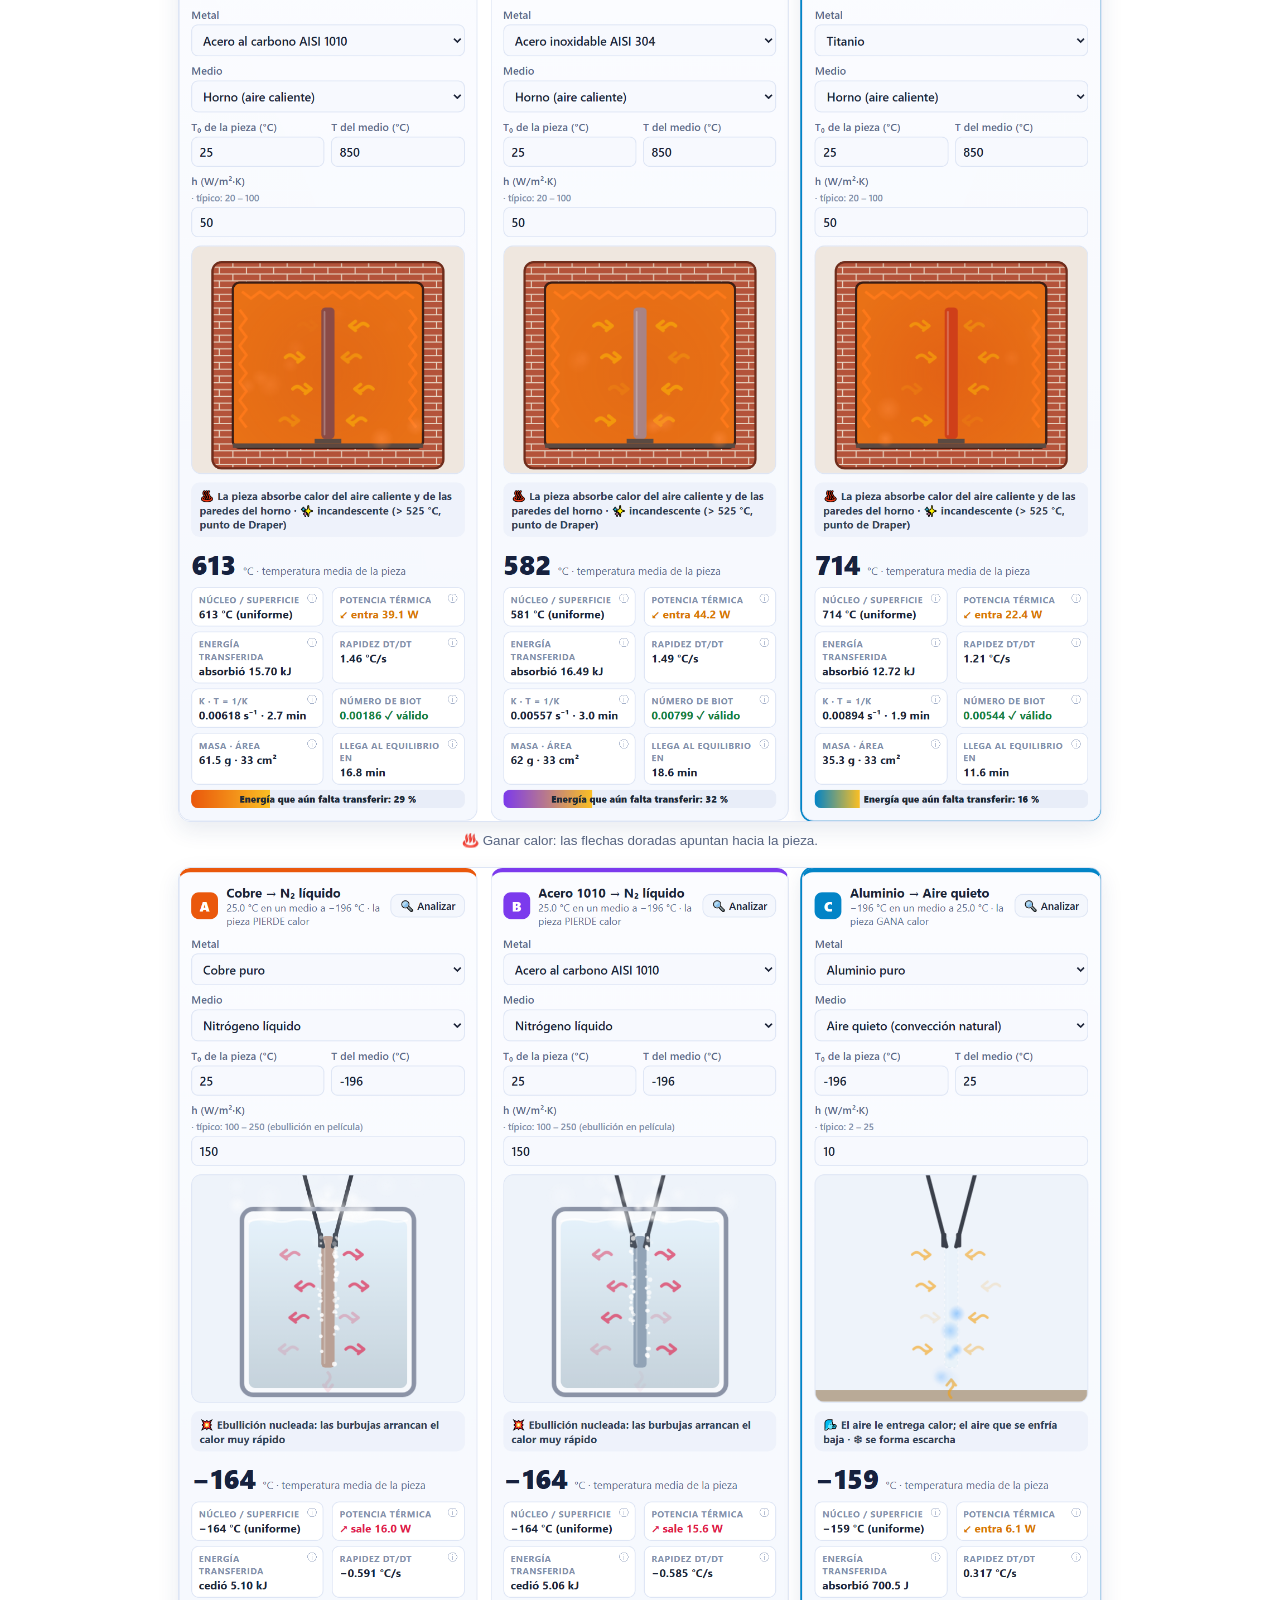
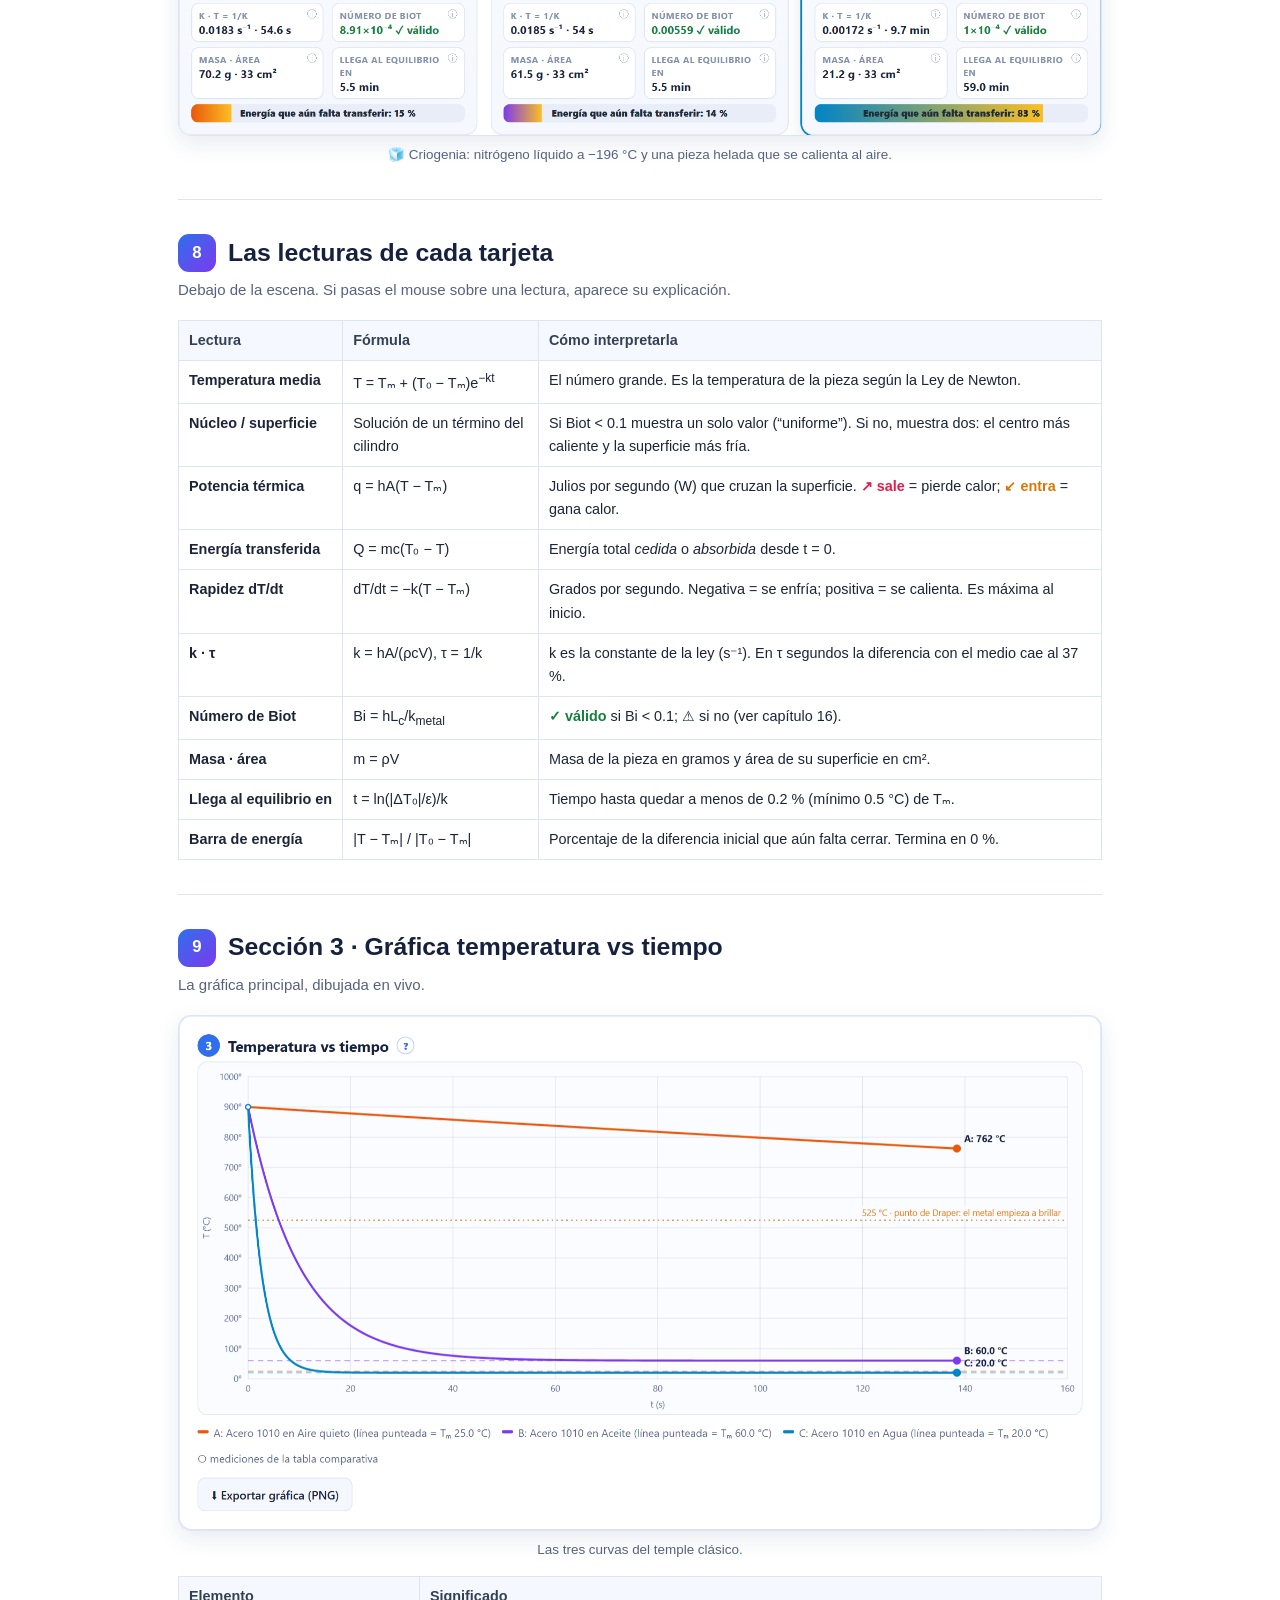
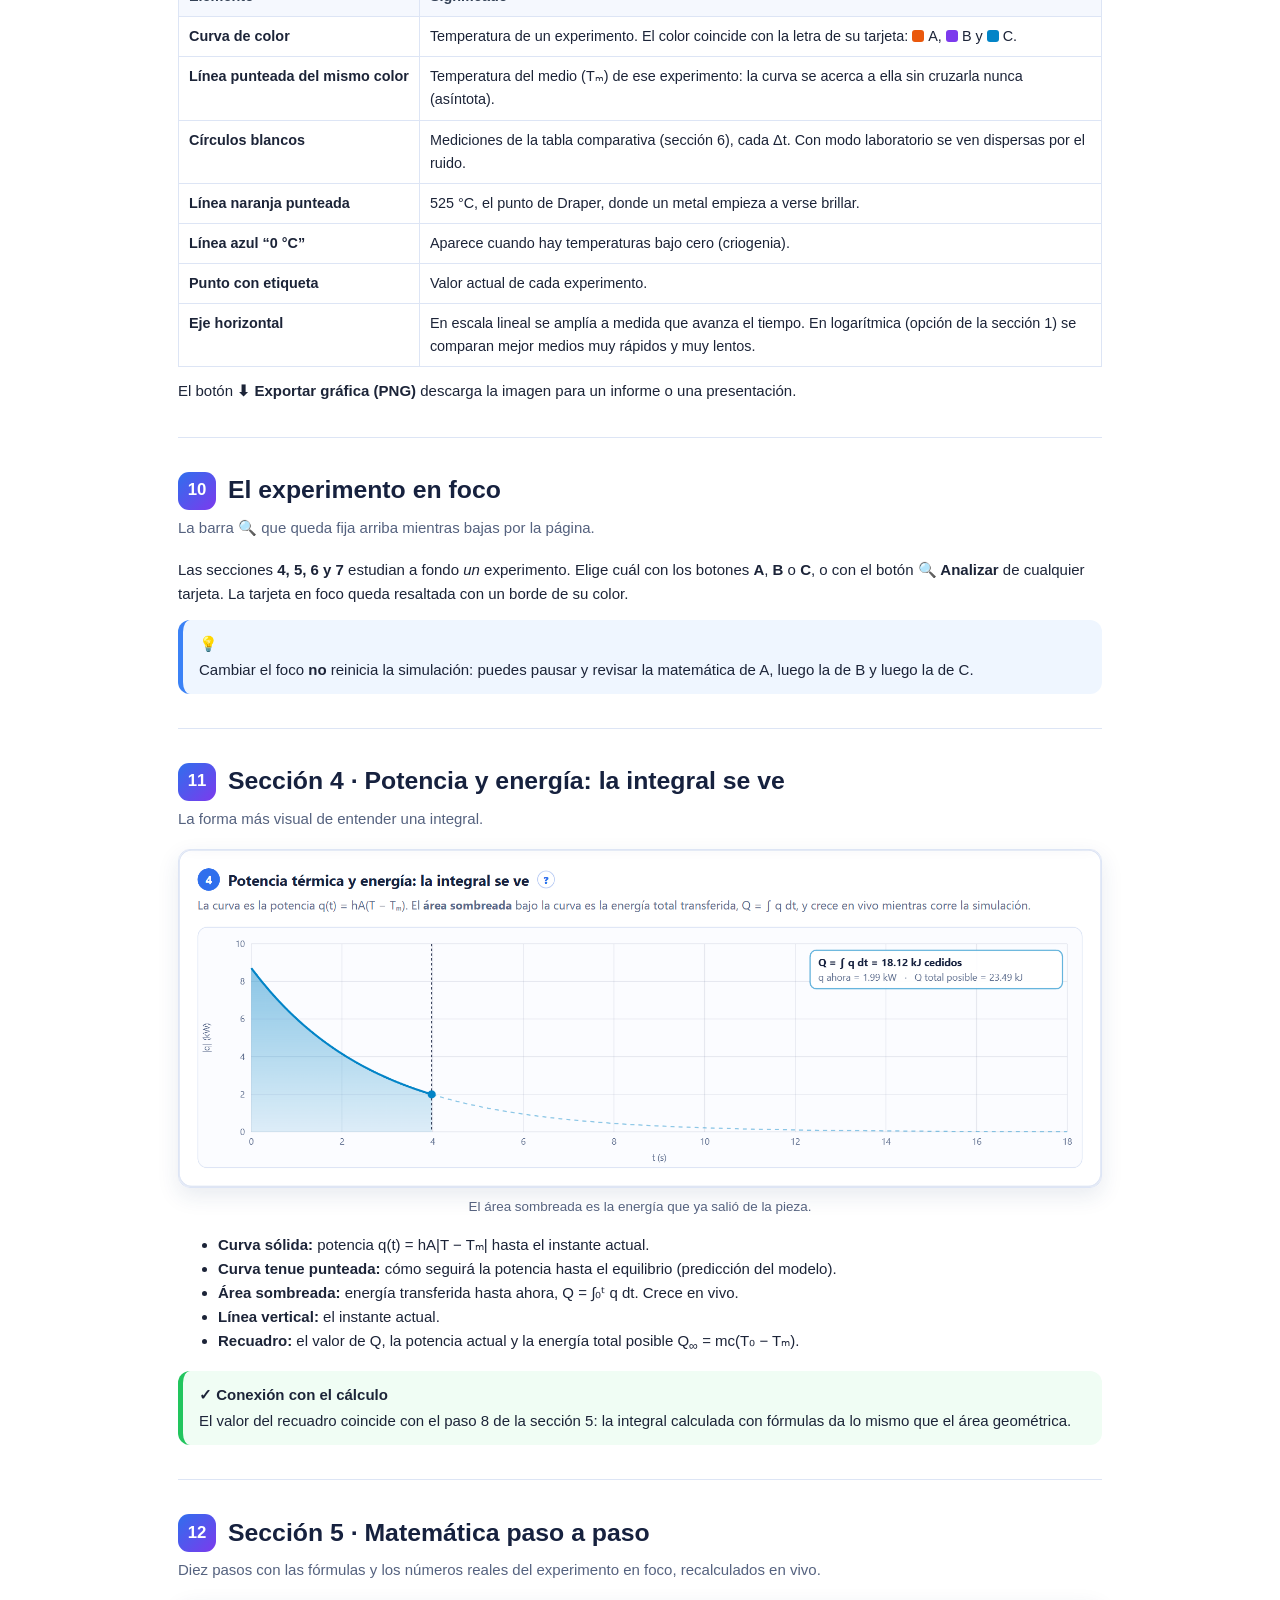
<file: docs/instructivo.html>
<!DOCTYPE html>
<html lang="es">
<head>
<meta charset="UTF-8">
<meta name="viewport" content="width=device-width, initial-scale=1.0">
<title>Instructivo de uso — Forja & Temple · Quiz de Enfriamiento</title>
<style>
  :root{
    --text:#1c2438; --muted:#55627f; --accent:#2f6fed; --violet:#7c3aed; --orange:#ea580c;
    --border:#dde5f5; --soft:#f5f8fe; --out:#e11d48; --in:#d97706; --ok:#15803d;
  }
  *{ box-sizing:border-box; }
  html{ scroll-behavior:smooth; }
  body{
    margin:0; font-family:"Segoe UI", Roboto, -apple-system, sans-serif; color:var(--text);
    background:#fff; line-height:1.6; font-size:15px;
  }
  .wrap{ max-width: 980px; margin: 0 auto; padding: 0 28px 60px; }
  h1,h2,h3,h4{ color:#16213e; line-height:1.25; }
  h2{ font-size:1.55rem; margin: 0 0 6px; display:flex; align-items:center; gap:12px; }
  h2 .n{ display:inline-grid; place-items:center; width:38px; height:38px; border-radius:11px; color:#fff; font-size:1.05rem;
         background: linear-gradient(135deg, var(--accent), var(--violet)); flex-shrink:0; }
  h3{ font-size:1.12rem; margin: 26px 0 8px; }
  h4{ font-size:1rem; margin: 18px 0 6px; }
  p{ margin: 8px 0; }
  .sub{ color:var(--muted); margin: 0 0 18px; }
  section.chapter{ padding-top: 34px; border-top: 1px solid var(--border); margin-top: 34px; }
  a{ color: var(--accent); }
  code, kbd{ font-family: Consolas, "Cascadia Mono", monospace; font-size: .9em; background:#eef2fb; padding: 1px 6px; border-radius: 5px; }
  kbd{ border:1px solid #cdd7ee; border-bottom-width: 2px; background:#fff; }

  /* Portada */
  .cover{
    margin: 26px 0 0; padding: 40px 38px; border-radius: 22px; color:#1a1f33;
    background: linear-gradient(120deg, #ffffff 0%, #fff4e8 55%, #ffe3c9 100%);
    border:1px solid #f6d6b6; position:relative; overflow:hidden;
  }
  .cover::after{
    content:''; position:absolute; right:-60px; top:-60px; width:260px; height:260px; border-radius:50%;
    background: radial-gradient(circle, rgba(255,160,60,.55), rgba(255,160,60,0) 70%);
  }
  .cover .over{ font-size:.78rem; letter-spacing:1.8px; text-transform:uppercase; font-weight:800; color:#c2410c; margin:0; }
  .cover h1{ font-size:2.6rem; margin: 6px 0 4px; }
  .cover .lead{ font-size:1.08rem; color:#4b5570; max-width: 640px; }
  .cover .meta{ display:flex; flex-wrap:wrap; gap:10px; margin-top: 18px; position:relative; z-index:1; }
  .pill{ background:#fff; border:1px solid #f1cfae; border-radius:999px; padding:6px 14px; font-size:.88rem; }
  .pill strong{ color:#9a3412; }

  /* Índice */
  .toc{ columns: 2; column-gap: 34px; padding: 18px 22px; background: var(--soft); border:1px solid var(--border); border-radius: 14px; margin-top: 22px; }
  .toc a{ display:block; text-decoration:none; color:var(--text); padding: 3px 0; break-inside: avoid; }
  .toc a span{ color: var(--accent); font-weight:800; display:inline-block; width: 30px; }
  .toc a:hover{ color: var(--accent); }

  /* Bloques */
  .callout{ border-radius: 12px; padding: 12px 16px; margin: 14px 0; border-left: 5px solid; break-inside: avoid; }
  .tip{ background:#eff6ff; border-color:#3b82f6; }
  .warn{ background:#fffbeb; border-color:#f59e0b; }
  .good{ background:#f0fdf4; border-color:#22c55e; }
  .idea{ background:#faf5ff; border-color:#a855f7; }
  .callout strong:first-child{ display:block; margin-bottom: 2px; }

  figure{ margin: 16px 0; break-inside: avoid; }
  figure img{ width:100%; border-radius: 12px; border:1px solid var(--border); box-shadow: 0 8px 22px rgba(31,55,110,.10); display:block; }
  figure.half{ max-width: 340px; margin-left:auto; margin-right:auto; }
  figcaption{ font-size:.84rem; color:var(--muted); text-align:center; margin-top: 8px; }

  table{ width:100%; border-collapse: collapse; margin: 12px 0; font-size:.9rem; break-inside: auto; }
  th, td{ border:1px solid var(--border); padding: 8px 10px; text-align:left; vertical-align: top; }
  th{ background: var(--soft); color:#334155; }
  tr{ break-inside: avoid; }
  td:first-child{ font-weight:700; white-space: nowrap; }
  td.wrap-ok{ white-space: normal; }

  .steps{ counter-reset: s; list-style:none; padding:0; margin: 12px 0; }
  .steps > li{ counter-increment: s; position:relative; padding: 10px 14px 10px 58px; margin: 8px 0; background: var(--soft); border:1px solid var(--border); border-radius: 12px; break-inside: avoid; }
  .steps > li::before{ content: counter(s); position:absolute; left:14px; top:10px; width:30px; height:30px; border-radius:50%;
    background: var(--accent); color:#fff; font-weight:900; display:grid; place-items:center; }

  .grid2{ display:grid; grid-template-columns: 1fr 1fr; gap: 14px; }
  .card{ border:1px solid var(--border); border-radius: 12px; padding: 12px 14px; background:#fff; break-inside: avoid; }
  .card h4{ margin-top: 0; }
  .swatch{ display:inline-block; width: 12px; height: 12px; border-radius: 3px; vertical-align: -1px; margin-right: 4px; }
  .out{ color: var(--out); font-weight: 800; }
  .in{ color: var(--in); font-weight: 800; }
  .formula{ font-family: "Cambria Math", "Cambria", serif; font-size: 1.08rem; background:#eef4ff; border:1px solid #c7d8fb; border-radius: 10px; padding: 8px 14px; display:inline-block; margin: 4px 0; }

  .script{ border-left: 4px solid var(--orange); padding-left: 14px; }
  .time{ display:inline-block; font-weight:800; color:#fff; background: var(--orange); border-radius: 6px; padding: 0 8px; font-size:.8rem; margin-right: 6px; }

  .footer{ margin-top: 40px; padding-top: 18px; border-top:1px solid var(--border); color: var(--muted); font-size:.85rem; text-align:center; }

  @media (max-width: 720px){
    .toc{ columns: 1; }
    .grid2{ grid-template-columns: 1fr; }
    .cover h1{ font-size: 2rem; }
  }

  /* Impresión / PDF */
  @page{ size: A4; margin: 16mm 14mm; }
  @media print{
    body{ font-size: 11pt; }
    .wrap{ max-width: none; padding: 0; }
    .cover{ margin-top: 0; min-height: 250mm; display:flex; flex-direction:column; justify-content:center; }
    section.chapter{ break-before: page; border-top: none; margin-top: 0; padding-top: 0; }
    .toc-page{ break-before: page; }
    a{ color: inherit; text-decoration: none; }
    .no-print{ display:none !important; }
    figure img{ box-shadow: none; }
    figure.half{ max-width: 66mm; }
  }
</style>
</head>
<body>
<div class="wrap">

  <!-- PORTADA -->
  <header class="cover" id="portada">
    <p class="over">Quiz de Enfriamiento · Ley de Enfriamiento de Newton</p>
    <h1>🔥 Forja &amp; Temple</h1>
    <p class="lead"><strong>Instructivo de uso.</strong> Cómo operar el laboratorio virtual de transferencia de calor, cómo leer cada dato, gráfica y tabla, y cómo presentarlo paso a paso.</p>
    <div class="meta">
      <span class="pill">Autores: <strong>Alejandro Piedrahita</strong> · <strong>Daniel Colorado</strong> · <strong>Sebastián Patiño</strong></span>
      <span class="pill">🌐 <strong>ley-enfriamiento.vercel.app</strong></span>
      <span class="pill">Versión 1.0 · 2026</span>
    </div>
  </header>

  <!-- ÍNDICE -->
  <nav class="toc-page">
    <h2 style="margin-top:28px">Contenido</h2>
    <div class="toc">
      <a href="#que-es"><span>1</span>¿Qué es el simulador?</a>
      <a href="#inicio-rapido"><span>2</span>Inicio rápido en 60 segundos</a>
      <a href="#mapa"><span>3</span>Mapa de la pantalla</a>
      <a href="#controles"><span>4</span>Escenario y controles</a>
      <a href="#estado"><span>5</span>Barra de estado</a>
      <a href="#experimentos"><span>6</span>Los tres experimentos</a>
      <a href="#escena"><span>7</span>Cómo leer la escena animada</a>
      <a href="#lecturas"><span>8</span>Las lecturas de cada tarjeta</a>
      <a href="#grafica"><span>9</span>Gráfica temperatura vs tiempo</a>
      <a href="#foco"><span>10</span>El experimento en foco</a>
      <a href="#potencia"><span>11</span>Potencia y energía (la integral)</a>
      <a href="#matematica"><span>12</span>Matemática paso a paso</a>
      <a href="#comparativa"><span>13</span>Tabla comparativa</a>
      <a href="#analisis"><span>14</span>Análisis tipo informe</a>
      <a href="#propiedades"><span>15</span>Tablas de propiedades</a>
      <a href="#validez"><span>16</span>Validez del modelo</a>
      <a href="#guion"><span>17</span>Guion para presentar al profesor</a>
      <a href="#retos"><span>18</span>Experimentos para explorar</a>
      <a href="#glosario"><span>19</span>Glosario</a>
      <a href="#faq"><span>20</span>Preguntas frecuentes</a>
    </div>
  </nav>

  <!-- 1 -->
  <section class="chapter" id="que-es">
    <h2><span class="n">1</span>¿Qué es el simulador?</h2>
    <p class="sub">Un laboratorio virtual de enfriamiento y calentamiento de metales, con datos físicos reales.</p>
    <p>El profesor mostró la Ley de Enfriamiento de Newton con una taza de café. Este simulador aplica la misma ley a un caso de ingeniería: el <strong>temple de piezas metálicas</strong>. Una pieza al rojo vivo se sumerge en aire, aceite, agua u otro medio, y el simulador muestra cómo cambia su temperatura con el tiempo.</p>
    <p>La idea central es sencilla: <em>la rapidez con que cambia la temperatura es proporcional a la diferencia entre la pieza y el medio</em>.</p>
    <p style="text-align:center"><span class="formula">dT/dt = −k (T − Tₘ) &nbsp;⟹&nbsp; T(t) = Tₘ + (T₀ − Tₘ)·e<sup>−kt</sup></span></p>
    <p>La diferencia con un ejercicio común es que aquí <strong>k no se inventa</strong>: se calcula con las propiedades reales del metal (densidad ρ y calor específico c), el coeficiente de convección h del medio y la geometría de la pieza:</p>
    <p style="text-align:center"><span class="formula">k = h·A / (ρ·c·V)</span></p>
    <p>Por eso el tiempo que muestra el simulador es tiempo <strong>real</strong>, en segundos.</p>
    <div class="grid2">
      <div class="card"><h4>🎯 Qué puedes hacer</h4>
        <ul>
          <li>Comparar tres experimentos al mismo tiempo.</li>
          <li>Elegir entre 11 metales y 10 medios, o digitar los tuyos.</li>
          <li>Ver cómo la pieza <span class="out">pierde</span> o <span class="in">gana</span> calor.</li>
          <li>Seguir la matemática completa paso a paso.</li>
          <li>Calcular k a partir de mediciones, como en el informe.</li>
        </ul>
      </div>
      <div class="card"><h4>💻 Requisitos</h4>
        <ul>
          <li>Un navegador moderno: Chrome, Edge o Firefox.</li>
          <li>En línea: <strong>ley-enfriamiento.vercel.app</strong></li>
          <li>Sin internet: doble clic en <code>index.html</code>.</li>
          <li>No necesita instalar nada.</li>
        </ul>
      </div>
    </div>
  </section>

  <!-- 2 -->
  <section class="chapter" id="inicio-rapido">
    <h2><span class="n">2</span>Inicio rápido en 60 segundos</h2>
    <p class="sub">Si solo tienes un minuto, haz esto.</p>
    <ol class="steps">
      <li><strong>Abre el simulador.</strong> Entra a <strong>ley-enfriamiento.vercel.app</strong>. Si es tu primera vez, aparece una invitación al <strong>recorrido guiado</strong>, que conviene hacer.</li>
      <li><strong>Elige un escenario.</strong> En la sección 1 pulsa <strong>🔥 Temple clásico</strong>: acero a 900 °C en aire, aceite y agua.</li>
      <li><strong>Pulsa ▶ Iniciar.</strong> Observa cómo cambian los colores, las flechas de calor y las burbujas. La simulación se detiene sola al llegar al equilibrio.</li>
      <li><strong>Mira la gráfica</strong> (sección 3): las tres curvas bajan a velocidades muy distintas.</li>
      <li><strong>Elige un experimento en foco</strong> (A, B o C) en la barra 🔍 y baja a la <strong>sección 5</strong> para ver la matemática con sus números.</li>
    </ol>
    <div class="callout tip"><strong>💡 Truco</strong>Pulsa <strong>⏸ Pausar</strong> en cualquier momento: todo se congela (animaciones, números y fórmulas) para que puedas explicar con calma.</div>
    <div class="callout idea"><strong>🧭 Recorrido guiado</strong>El botón <strong>🧭 Recorrido guiado</strong> del encabezado ilumina cada parte de la pantalla y la explica en 20 pasos. Puedes avanzar con las flechas <kbd>←</kbd> <kbd>→</kbd> del teclado y salir con <kbd>Esc</kbd>.</div>
    <figure><img src="img/11-recorrido.png" alt="Recorrido guiado resaltando una sección"><figcaption>El recorrido guiado resalta cada sección y explica para qué sirve.</figcaption></figure>
  </section>

  <!-- 3 -->
  <section class="chapter" id="mapa">
    <h2><span class="n">3</span>Mapa de la pantalla</h2>
    <p class="sub">La página se lee de arriba hacia abajo, en 9 secciones numeradas.</p>
    <table>
      <tr><th>#</th><th>Sección</th><th>Para qué sirve</th></tr>
      <tr><td>—</td><td class="wrap-ok">Encabezado</td><td class="wrap-ok">Título, autores y botones de ayuda: recorrido guiado, instructivo y PDF.</td></tr>
      <tr><td>1</td><td class="wrap-ok">Escenario y controles</td><td class="wrap-ok">Escenarios listos, geometría, velocidad, visualización e Iniciar, Pausar y Reiniciar.</td></tr>
      <tr><td>—</td><td class="wrap-ok">Barra de estado</td><td class="wrap-ok">Estado, tiempo, velocidad y tiempo total al equilibrio.</td></tr>
      <tr><td>2</td><td class="wrap-ok">Tres experimentos</td><td class="wrap-ok">Configuración, escena animada y lecturas de A, B y C.</td></tr>
      <tr><td>3</td><td class="wrap-ok">Temperatura vs tiempo</td><td class="wrap-ok">Gráfica en vivo de las tres curvas.</td></tr>
      <tr><td>🔍</td><td class="wrap-ok">Experimento en foco</td><td class="wrap-ok">Elige cuál experimento se analiza en las secciones 4 a 7.</td></tr>
      <tr><td>4</td><td class="wrap-ok">Potencia y energía</td><td class="wrap-ok">La integral Q = ∫ q dt como un área que crece.</td></tr>
      <tr><td>5</td><td class="wrap-ok">Matemática paso a paso</td><td class="wrap-ok">Diez pasos con las fórmulas y los números del momento.</td></tr>
      <tr><td>6</td><td class="wrap-ok">Tabla comparativa</td><td class="wrap-ok">Mediciones de los tres experimentos cada Δt.</td></tr>
      <tr><td>7</td><td class="wrap-ok">Análisis tipo informe</td><td class="wrap-ok">k experimental calculada con tres métodos.</td></tr>
      <tr><td>8</td><td class="wrap-ok">Tablas de propiedades</td><td class="wrap-ok">Datos científicos de metales y medios.</td></tr>
      <tr><td>9</td><td class="wrap-ok">Validez del modelo</td><td class="wrap-ok">Hasta dónde vale la Ley de Newton.</td></tr>
    </table>
    <div class="callout tip"><strong>❓ Ayuda en cada sección</strong>Junto al título de cada sección hay un botón <strong>?</strong> que abre este instructivo justo en la parte correspondiente. El botón redondo <strong>?</strong> de la esquina inferior derecha abre el instructivo completo.</div>
  </section>

  <!-- 4 -->
  <section class="chapter" id="controles">
    <h2><span class="n">4</span>Sección 1 · Escenario y controles</h2>
    <p class="sub">Aquí se decide qué se simula y cómo se ve.</p>
    <figure><img src="img/01-inicio.png" alt="Encabezado y panel de controles"><figcaption>Encabezado, escenarios listos, controles y barra de estado.</figcaption></figure>

    <h3>Escenarios listos</h3>
    <p>Cada botón carga un experimento completo en las tres tarjetas. Son ideales para presentar:</p>
    <table>
      <tr><th>Escenario</th><th>Qué se simula</th><th>Qué demuestra</th></tr>
      <tr><td>🔥 Temple clásico</td><td class="wrap-ok">Acero 1010 a 900 °C en aire quieto, aceite y agua.</td><td class="wrap-ok">El medio lo cambia todo: el agua enfría en segundos y el aire tarda más de una hora.</td></tr>
      <tr><td>⚔️ Duelo de metales</td><td class="wrap-ok">Cobre, acero y aluminio a 500 °C en agua.</td><td class="wrap-ok">El aluminio cambia de temperatura más rápido porque su ρ·c es menor, aunque el cobre conduce mejor.</td></tr>
      <tr><td>🧪 Polímero vs agua vs salmuera</td><td class="wrap-ok">Acero a 850 °C en tres medios severos.</td><td class="wrap-ok">La salmuera no forma capa de vapor, por eso enfría más rápido que el agua.</td></tr>
      <tr><td>♨️ Ganar calor</td><td class="wrap-ok">Piezas a 25 °C dentro de un horno a 850 °C.</td><td class="wrap-ok">La misma ley sirve para calentar: la curva sube y es cóncava hacia abajo.</td></tr>
      <tr><td>🧊 Criogenia</td><td class="wrap-ok">Cobre y acero en nitrógeno líquido a −196 °C, y aluminio a −196 °C al aire.</td><td class="wrap-ok">Temperaturas bajo cero, capa de vapor y escarcha en una pieza helada.</td></tr>
    </table>

    <h3>Geometría de la pieza</h3>
    <p>La pieza es un <strong>cilindro</strong>. Digita el <strong>diámetro D</strong> y el <strong>largo L</strong> en milímetros. Debajo aparecen el área A (incluye las dos tapas), el volumen V y la longitud característica L<sub>c</sub> = V/A. El dibujo de la pieza cambia de proporción según D y L.</p>
    <div class="callout idea"><strong>🔎 Para pensar</strong>Una pieza más gruesa tiene más volumen por cada unidad de área, así que su k es menor y tarda más en enfriarse. Prueba con D = 10 mm y luego con D = 40 mm.</div>

    <h3>Velocidad de la simulación</h3>
    <table>
      <tr><th>Modo</th><th>Cómo funciona</th></tr>
      <tr><td>Automática</td><td class="wrap-ok">Es un <em>time-lapse</em> progresivo. Empieza lento para que se vea el medio más rápido, como el agua, y acelera de forma exponencial para que el más lento, como el aire, termine en unos 30 segundos reales. La velocidad actual aparece en la barra de estado.</td></tr>
      <tr><td>Manual</td><td class="wrap-ok">Tú eliges un multiplicador fijo entre ×0.1 (cámara lenta) y ×1000. Se puede cambiar mientras corre la simulación.</td></tr>
    </table>

    <h3>Visualización</h3>
    <table>
      <tr><th>Opción</th><th>Qué hace</th></tr>
      <tr><td>Vista de cámara térmica</td><td class="wrap-ok">Pinta la escena con la paleta <em>ironbow</em> de una cámara infrarroja: negro y morado = frío, amarillo y blanco = caliente. Aparece una barra de escala con la temperatura mínima y máxima.</td></tr>
      <tr><td>Tiempo en escala logarítmica</td><td class="wrap-ok">Cambia el eje horizontal de la gráfica 3. Sirve para comparar medios cuyos tiempos difieren mucho (segundos contra horas).</td></tr>
      <tr><td>Modo laboratorio</td><td class="wrap-ok">Agrega a las mediciones de las tablas y de la gráfica el <strong>ruido de un sensor</strong> tipo termopar K: ±(0.3 °C + 0.5 % de la lectura). Debajo de cada medición aparece en gris la temperatura real. Las escenas y las curvas siguen siendo exactas.</td></tr>
    </table>
    <figure><img src="img/08-termica.png" alt="Vista de cámara térmica"><figcaption>Vista de cámara térmica: cada color corresponde a una temperatura.</figcaption></figure>

    <h3>Botones</h3>
    <ul>
      <li><strong>▶ Iniciar / Continuar:</strong> arranca o reanuda. La simulación se detiene sola cuando <em>los tres</em> experimentos llegan al equilibrio.</li>
      <li><strong>⏸ Pausar:</strong> congela el tiempo, las animaciones, los números y las fórmulas.</li>
      <li><strong>⟲ Reiniciar:</strong> vuelve a t = 0 con los mismos datos. En modo laboratorio genera un ruido nuevo.</li>
    </ul>
  </section>

  <!-- 5 -->
  <section class="chapter" id="estado">
    <h2><span class="n">5</span>Barra de estado</h2>
    <p class="sub">La franja que está justo debajo de los controles.</p>
    <table>
      <tr><th>Elemento</th><th>Significado</th></tr>
      <tr><td>Estado</td><td class="wrap-ok"><em>Listo para iniciar</em>, <em>Simulando…</em>, <em>Pausado</em> o <em>Equilibrio térmico alcanzado ✓</em>. En rojo avisa que algún experimento tiene datos inválidos.</td></tr>
      <tr><td>⏱ Tiempo</td><td class="wrap-ok">Tiempo <strong>físico</strong> transcurrido en el experimento (s, min u h), no el tiempo que llevas mirando la pantalla.</td></tr>
      <tr><td>⚡ Velocidad</td><td class="wrap-ok">Cuántas veces más rápido que la realidad avanza la simulación en este momento.</td></tr>
      <tr><td>🏁 Equilibrio total</td><td class="wrap-ok">Tiempo físico que tarda el experimento más lento en llegar al equilibrio.</td></tr>
    </table>
  </section>

  <!-- 6 -->
  <section class="chapter" id="experimentos">
    <h2><span class="n">6</span>Sección 2 · Los tres experimentos</h2>
    <p class="sub">Tres tarjetas (A, B y C), cada una un experimento independiente.</p>
    <figure><img src="img/02-experimentos.png" alt="Tres experimentos en paralelo"><figcaption>Temple clásico en pleno proceso: aire (A), aceite (B) y agua (C).</figcaption></figure>

    <h3>Configurar un experimento</h3>
    <table>
      <tr><th>Campo</th><th>Qué significa</th></tr>
      <tr><td>Metal</td><td class="wrap-ok">Material de la pieza. Hay 11 metales de tabla y la opción <strong>Metal personalizado</strong>, que permite digitar ρ, c, k y la temperatura de fusión.</td></tr>
      <tr><td>Medio</td><td class="wrap-ok">Dónde se enfría o calienta la pieza. Al cambiarlo se rellenan su temperatura y su h típicos. Con <strong>Medio personalizado</strong> digitas h y la temperatura tú mismo.</td></tr>
      <tr><td>T₀ de la pieza</td><td class="wrap-ok">Temperatura inicial de la pieza en °C.</td></tr>
      <tr><td>T del medio</td><td class="wrap-ok">Temperatura del aire, del baño o del horno (Tₘ). Si es mayor que T₀, la pieza <strong>gana</strong> calor.</td></tr>
      <tr><td>h (W/m²·K)</td><td class="wrap-ok">Coeficiente de convección: qué tan bien el medio extrae (o entrega) calor. Al lado aparece el rango típico de ese medio.</td></tr>
    </table>
    <div class="callout warn"><strong>⚠ Cambiar un dato reinicia la simulación</strong>Así la gráfica, las tablas y la matemática siempre corresponden a los datos visibles.</div>

    <h3>Validaciones físicas</h3>
    <p>Si un dato no tiene sentido físico, la tarjeta se pone en gris, muestra un mensaje en rojo y ese experimento no se simula:</p>
    <ul>
      <li><strong>Punto de fusión:</strong> por ejemplo, el aluminio se funde a 660 °C, así que una pieza de aluminio a 900 °C sería líquida.</li>
      <li><strong>Cero absoluto:</strong> ninguna temperatura puede estar por debajo de −273.15 °C.</li>
      <li><strong>Valores positivos:</strong> ρ, c, k, h, D y L deben ser mayores que 0.</li>
    </ul>

    <h3>Encabezado de la tarjeta</h3>
    <p>La letra (A, B o C) tiene el color de su curva en la gráfica. El título dice <em>metal → medio</em> y el subtítulo indica si la pieza <strong>pierde</strong> o <strong>gana</strong> calor. El botón <strong>🔍 Analizar</strong> pone ese experimento en foco y te lleva a la matemática.</p>
  </section>

  <!-- 7 -->
  <section class="chapter" id="escena">
    <h2><span class="n">7</span>Cómo leer la escena animada</h2>
    <p class="sub">Cada elemento del dibujo representa algo físico.</p>
    <figure class="half"><img src="img/03-tarjeta.png" alt="Tarjeta del experimento en agua"><figcaption>Acero en agua durante la ebullición nucleada: burbujas, vapor y flechas de calor.</figcaption></figure>
    <table>
      <tr><th>Lo que ves</th><th>Qué significa</th></tr>
      <tr><td>Color del metal</td><td class="wrap-ok">Frío, tiene su color natural (gris acero, cobre, dorado…). Desde 525 °C (<strong>punto de Draper</strong>) empieza a brillar: rojo oscuro → rojo cereza → naranja → amarillo → blanco. Es la escala real que usan los herreros.</td></tr>
      <tr><td>Resplandor</td><td class="wrap-ok">El halo alrededor de la pieza crece con la temperatura.</td></tr>
      <tr><td>Centro más claro que los bordes</td><td class="wrap-ok">Gradiente <strong>núcleo/superficie</strong>. Aparece cuando Biot ≥ 0.1: el interior se enfría más lento que la superficie.</td></tr>
      <tr><td><span class="out">Flechas rojas hacia afuera</span></td><td class="wrap-ok">Calor <strong>saliendo</strong> de la pieza. Más gruesas y rápidas = más potencia.</td></tr>
      <tr><td><span class="in">Flechas doradas hacia adentro</span></td><td class="wrap-ok">Calor <strong>entrando</strong> a la pieza (horno, o pieza helada al aire).</td></tr>
      <tr><td>Contorno blanco que tiembla</td><td class="wrap-ok"><strong>Capa de vapor (Leidenfrost):</strong> el líquido hierve tan fuerte que una película de vapor envuelve la pieza y la aísla.</td></tr>
      <tr><td>Muchas burbujas pequeñas</td><td class="wrap-ok"><strong>Ebullición nucleada:</strong> la etapa que más calor extrae en un temple real.</td></tr>
      <tr><td>Nubes sobre el líquido</td><td class="wrap-ok">Vapor de agua, o <strong>humo</strong> gris en el caso del aceite.</td></tr>
      <tr><td>Manchas naranja o azul que suben o bajan</td><td class="wrap-ok"><strong>Convección:</strong> el fluido calentado sube (naranja) y el enfriado baja (azul).</td></tr>
      <tr><td>Chispas</td><td class="wrap-ok">En aire, sobre 650 °C: cascarilla incandescente que se desprende.</td></tr>
      <tr><td>Niebla blanca</td><td class="wrap-ok">Nitrógeno líquido evaporándose.</td></tr>
      <tr><td>Capa blanca punteada sobre la pieza</td><td class="wrap-ok"><strong>Escarcha:</strong> una pieza bajo 0 °C al aire condensa y congela la humedad.</td></tr>
      <tr><td>Ventilador y líneas de aire</td><td class="wrap-ok">Convección <strong>forzada</strong> (medio: aire forzado).</td></tr>
      <tr><td>Horno de ladrillo</td><td class="wrap-ok">Las paredes brillan según la temperatura del horno y la pieza descansa sobre un soporte.</td></tr>
    </table>
    <h3>La franja de etapa</h3>
    <p>Debajo de la escena, un texto describe lo que pasa en ese momento: 💨 capa de vapor, 💥 ebullición nucleada, 🌊 convección en líquido, 🌬️ convección natural, 🌀 convección forzada, ♨️ calentamiento en horno o ✓ equilibrio. También avisa ✨ <em>incandescente</em> sobre 525 °C y ❄ <em>escarcha</em> bajo 0 °C.</p>
    <figure><img src="img/09-horno.png" alt="Piezas calentándose en un horno"><figcaption>♨️ Ganar calor: las flechas doradas apuntan hacia la pieza.</figcaption></figure>
    <figure><img src="img/10-criogenia.png" alt="Nitrógeno líquido"><figcaption>🧊 Criogenia: nitrógeno líquido a −196 °C y una pieza helada que se calienta al aire.</figcaption></figure>
  </section>

  <!-- 8 -->
  <section class="chapter" id="lecturas">
    <h2><span class="n">8</span>Las lecturas de cada tarjeta</h2>
    <p class="sub">Debajo de la escena. Si pasas el mouse sobre una lectura, aparece su explicación.</p>
    <table>
      <tr><th>Lectura</th><th>Fórmula</th><th>Cómo interpretarla</th></tr>
      <tr><td>Temperatura media</td><td class="wrap-ok">T = Tₘ + (T₀ − Tₘ)e<sup>−kt</sup></td><td class="wrap-ok">El número grande. Es la temperatura de la pieza según la Ley de Newton.</td></tr>
      <tr><td>Núcleo / superficie</td><td class="wrap-ok">Solución de un término del cilindro</td><td class="wrap-ok">Si Biot &lt; 0.1 muestra un solo valor (“uniforme”). Si no, muestra dos: el centro más caliente y la superficie más fría.</td></tr>
      <tr><td>Potencia térmica</td><td class="wrap-ok">q = hA(T − Tₘ)</td><td class="wrap-ok">Julios por segundo (W) que cruzan la superficie. <span class="out">↗ sale</span> = pierde calor; <span class="in">↙ entra</span> = gana calor.</td></tr>
      <tr><td>Energía transferida</td><td class="wrap-ok">Q = mc(T₀ − T)</td><td class="wrap-ok">Energía total <em>cedida</em> o <em>absorbida</em> desde t = 0.</td></tr>
      <tr><td>Rapidez dT/dt</td><td class="wrap-ok">dT/dt = −k(T − Tₘ)</td><td class="wrap-ok">Grados por segundo. Negativa = se enfría; positiva = se calienta. Es máxima al inicio.</td></tr>
      <tr><td>k · τ</td><td class="wrap-ok">k = hA/(ρcV), τ = 1/k</td><td class="wrap-ok">k es la constante de la ley (s⁻¹). En τ segundos la diferencia con el medio cae al 37 %.</td></tr>
      <tr><td>Número de Biot</td><td class="wrap-ok">Bi = hL<sub>c</sub>/k<sub>metal</sub></td><td class="wrap-ok"><span style="color:var(--ok);font-weight:800">✓ válido</span> si Bi &lt; 0.1; ⚠ si no (ver capítulo 16).</td></tr>
      <tr><td>Masa · área</td><td class="wrap-ok">m = ρV</td><td class="wrap-ok">Masa de la pieza en gramos y área de su superficie en cm².</td></tr>
      <tr><td>Llega al equilibrio en</td><td class="wrap-ok">t = ln(|ΔT₀|/ε)/k</td><td class="wrap-ok">Tiempo hasta quedar a menos de 0.2 % (mínimo 0.5 °C) de Tₘ.</td></tr>
      <tr><td>Barra de energía</td><td class="wrap-ok">|T − Tₘ| / |T₀ − Tₘ|</td><td class="wrap-ok">Porcentaje de la diferencia inicial que aún falta cerrar. Termina en 0 %.</td></tr>
    </table>
  </section>

  <!-- 9 -->
  <section class="chapter" id="grafica">
    <h2><span class="n">9</span>Sección 3 · Gráfica temperatura vs tiempo</h2>
    <p class="sub">La gráfica principal, dibujada en vivo.</p>
    <figure><img src="img/04-grafica.png" alt="Gráfica temperatura vs tiempo"><figcaption>Las tres curvas del temple clásico.</figcaption></figure>
    <table>
      <tr><th>Elemento</th><th>Significado</th></tr>
      <tr><td>Curva de color</td><td class="wrap-ok">Temperatura de un experimento. El color coincide con la letra de su tarjeta: <span class="swatch" style="background:#ea580c"></span>A, <span class="swatch" style="background:#7c3aed"></span>B y <span class="swatch" style="background:#0284c7"></span>C.</td></tr>
      <tr><td>Línea punteada del mismo color</td><td class="wrap-ok">Temperatura del medio (Tₘ) de ese experimento: la curva se acerca a ella sin cruzarla nunca (asíntota).</td></tr>
      <tr><td>Círculos blancos</td><td class="wrap-ok">Mediciones de la tabla comparativa (sección 6), cada Δt. Con modo laboratorio se ven dispersas por el ruido.</td></tr>
      <tr><td>Línea naranja punteada</td><td class="wrap-ok">525 °C, el punto de Draper, donde un metal empieza a verse brillar.</td></tr>
      <tr><td>Línea azul “0 °C”</td><td class="wrap-ok">Aparece cuando hay temperaturas bajo cero (criogenia).</td></tr>
      <tr><td>Punto con etiqueta</td><td class="wrap-ok">Valor actual de cada experimento.</td></tr>
      <tr><td>Eje horizontal</td><td class="wrap-ok">En escala lineal se amplía a medida que avanza el tiempo. En logarítmica (opción de la sección 1) se comparan mejor medios muy rápidos y muy lentos.</td></tr>
    </table>
    <p>El botón <strong>⬇ Exportar gráfica (PNG)</strong> descarga la imagen para un informe o una presentación.</p>
  </section>

  <!-- 10 -->
  <section class="chapter" id="foco">
    <h2><span class="n">10</span>El experimento en foco</h2>
    <p class="sub">La barra 🔍 que queda fija arriba mientras bajas por la página.</p>
    <p>Las secciones <strong>4, 5, 6 y 7</strong> estudian a fondo <em>un</em> experimento. Elige cuál con los botones <strong>A</strong>, <strong>B</strong> o <strong>C</strong>, o con el botón <strong>🔍 Analizar</strong> de cualquier tarjeta. La tarjeta en foco queda resaltada con un borde de su color.</p>
    <div class="callout tip"><strong>💡</strong>Cambiar el foco <strong>no</strong> reinicia la simulación: puedes pausar y revisar la matemática de A, luego la de B y luego la de C.</div>
  </section>

  <!-- 11 -->
  <section class="chapter" id="potencia">
    <h2><span class="n">11</span>Sección 4 · Potencia y energía: la integral se ve</h2>
    <p class="sub">La forma más visual de entender una integral.</p>
    <figure><img src="img/05-potencia.png" alt="Gráfica de potencia con área sombreada"><figcaption>El área sombreada es la energía que ya salió de la pieza.</figcaption></figure>
    <ul>
      <li><strong>Curva sólida:</strong> potencia q(t) = hA|T − Tₘ| hasta el instante actual.</li>
      <li><strong>Curva tenue punteada:</strong> cómo seguirá la potencia hasta el equilibrio (predicción del modelo).</li>
      <li><strong>Área sombreada:</strong> energía transferida hasta ahora, Q = ∫₀ᵗ q dt. Crece en vivo.</li>
      <li><strong>Línea vertical:</strong> el instante actual.</li>
      <li><strong>Recuadro:</strong> el valor de Q, la potencia actual y la energía total posible Q<sub>∞</sub> = mc(T₀ − Tₘ).</li>
    </ul>
    <div class="callout good"><strong>✓ Conexión con el cálculo</strong>El valor del recuadro coincide con el paso 8 de la sección 5: la integral calculada con fórmulas da lo mismo que el área geométrica.</div>
  </section>

  <!-- 12 -->
  <section class="chapter" id="matematica">
    <h2><span class="n">12</span>Sección 5 · Matemática paso a paso</h2>
    <p class="sub">Diez pasos con las fórmulas y los números reales del experimento en foco, recalculados en vivo.</p>
    <figure><img src="img/06-matematica.png" alt="Paso 2: cálculo de k a partir de las propiedades"><figcaption>Paso 2: k calculada con la geometría y las propiedades reales del material.</figcaption></figure>
    <table>
      <tr><th>Paso</th><th>Qué muestra</th></tr>
      <tr><td>1 · Modelo</td><td class="wrap-ok">La ecuación diferencial dT/dt = −k(T − Tₘ) y su relación con la forma del informe (k negativa).</td></tr>
      <tr><td>2 · ¿De dónde sale k?</td><td class="wrap-ok">Balance de energía mc·dT/dt = −hA(T − Tₘ), cálculo de A, V, L<sub>c</sub> y m, y el valor de k y τ.</td></tr>
      <tr><td>3 · Separación de variables</td><td class="wrap-ok">dT/(T − Tₘ) = −k dt.</td></tr>
      <tr><td>4 · Integración definida</td><td class="wrap-ok">Integrales de T₀ a T y de 0 a t, y aplicación de la regla de Barrow.</td></tr>
      <tr><td>5 · Despeje</td><td class="wrap-ok">Propiedades del logaritmo y la exponencial, y la solución T(t) con sus números.</td></tr>
      <tr><td>6 · Evaluación</td><td class="wrap-ok">Cálculo de T en el instante actual, operación por operación.</td></tr>
      <tr><td>7 · Derivadas</td><td class="wrap-ok">Primera derivada (rapidez, máxima al inicio), segunda derivada (concavidad) y verificación de que la solución cumple la ecuación.</td></tr>
      <tr><td>8 · Potencia y energía</td><td class="wrap-ok">Integral de la potencia, antiderivada de la exponencial, y comprobación con mc(T₀ − T) y la energía total Q<sub>∞</sub>.</td></tr>
      <tr><td>9 · Tiempo objetivo</td><td class="wrap-ok">Despeje de t* para llegar a una temperatura <strong>T*</strong> y la vida media t½ = ln 2 / k.</td></tr>
      <tr><td>10 · Validez</td><td class="wrap-ok">Número de Biot y, si hace falta, la raíz ζ₁ del cilindro con la estimación de núcleo y superficie.</td></tr>
    </table>
    <div class="callout tip"><strong>👆 Clic para entender</strong>Haz clic en cualquier <strong>letra</strong> (T, k, h, ρ, Tₘ…), <strong>número</strong> o <strong>fórmula</strong> de esta sección. Se abre un recuadro que explica qué es y cuánto vale en el experimento en foco. Por ejemplo, al hacer clic en 7832 aparece “ρ — densidad… ρ = 7832 kg/m³ (Acero 1010)”.</div>
    <h3>Usar la temperatura objetivo T*</h3>
    <p>Arriba de los pasos está la casilla <strong>Temperatura objetivo T*</strong>. Digita una temperatura entre T₀ y Tₘ y pulsa <kbd>Enter</kbd>: el paso 9 calcula exactamente cuántos segundos tarda la pieza en llegar a ella.</p>
    <div class="callout idea"><strong>🔎 Comprueba</strong>Si eliges T* justo a la mitad entre T₀ y Tₘ, el tiempo t* es igual a la vida media t½.</div>
  </section>

  <!-- 13 -->
  <section class="chapter" id="comparativa">
    <h2><span class="n">13</span>Sección 6 · Tabla comparativa</h2>
    <p class="sub">Las “mediciones” de los tres experimentos, al estilo de la tabla del informe.</p>
    <ul>
      <li><strong>Intervalo Δt (s):</strong> cada cuántos segundos se toma una medición. Por defecto es 1/20 del tiempo total; puedes digitar otro valor.</li>
      <li><strong>Columnas:</strong> número de medición, tiempo y temperatura de cada experimento, con su metal y su medio.</li>
      <li>Las filas aparecen a medida que avanza la simulación. Se muestran hasta 400; si hay más, aumenta Δt.</li>
      <li>Con <strong>modo laboratorio</strong> los valores tienen ruido de sensor y debajo de cada uno aparece, en gris, la <strong>temperatura real</strong>.</li>
      <li><strong>Haz clic en cualquier medición</strong> para ver el cálculo T(t) = Tₘ + (T₀ − Tₘ)e<sup>−kt</sup> con sus números y cuánto ruido tiene.</li>
      <li><strong>⬇ Exportar tabla (CSV)</strong> la abre en Excel con acentos correctos.</li>
    </ul>
    <figure><img src="img/14-clic-medicion.png" alt="Explicación de una medición"><figcaption>Modo laboratorio: cada medición muestra en gris la temperatura real y, con un clic, cuánto es ruido del sensor.</figcaption></figure>
  </section>

  <!-- 14 -->
  <section class="chapter" id="analisis">
    <h2><span class="n">14</span>Sección 7 · Análisis tipo informe</h2>
    <p class="sub">Calcula k a partir de las mediciones, como hizo el profesor con el café, y la compara con la k teórica.</p>
    <figure><img src="img/07-analisis.png" alt="Análisis tipo informe"><figcaption>Tabla de análisis, los tres métodos para calcular k y la recta de linealización.</figcaption></figure>
    <h3>Columnas de la tabla</h3>
    <table>
      <tr><th>Columna</th><th>Significado</th></tr>
      <tr><td>ΔT/Δt</td><td class="wrap-ok">Rapidez medida entre dos mediciones seguidas.</td></tr>
      <tr><td>T − Tₘ</td><td class="wrap-ok">Diferencia con el medio.</td></tr>
      <tr><td>(ΔT/Δt)/(T − Tₘ)</td><td class="wrap-ok">La razón del informe; su promedio da −k.</td></tr>
      <tr><td>ln|T − Tₘ|</td><td class="wrap-ok">Logaritmo que convierte la exponencial en una recta.</td></tr>
      <tr><td>n/d</td><td class="wrap-ok">“No disponible”: la pieza está tan cerca de Tₘ que el cálculo no es confiable (diferencia menor que 0.5 °C o que 4 veces el ruido).</td></tr>
    </table>
    <h3>Los tres métodos</h3>
    <div class="grid2">
      <div class="card"><h4>① Promedio de razones</h4><p>El método del informe. Es sencillo, pero tiene un <strong>sesgo predecible</strong> por usar diferencias finitas: sin ruido daría (e<sup>kΔt</sup> − 1)/Δt, un poco mayor que k. El simulador muestra ese valor esperado. Con un Δt más pequeño el sesgo baja.</p></div>
      <div class="card"><h4>② Logaritmo por intervalo</h4><p>Usa ln[(T<sub>i−1</sub> − Tₘ)/(T<sub>i</sub> − Tₘ)]/Δt, que es <strong>exacto</strong> para una exponencial: sin ruido da la k teórica.</p></div>
      <div class="card"><h4>③ Regresión lineal</h4><p>Ajusta una recta ln|T − Tₘ| = a + b·t por mínimos cuadrados: k = −b. Muestra R² (1 = recta perfecta) y la T₀ estimada a partir del intercepto.</p></div>
      <div class="card"><h4>📈 Gráfica de linealización</h4><p>Puntos = mediciones; línea de color = recta ajustada; línea gris = modelo teórico. Si la Ley de Newton se cumple, los puntos quedan sobre una recta.</p></div>
    </div>
    <div class="callout tip"><strong>💡 Recomendado</strong>Activa el <strong>modo laboratorio</strong> para ver cómo el ruido afecta a cada método. La regresión suele ser el más robusto.</div>
    <div class="callout idea"><strong>👆 Todo se puede consultar con un clic</strong>
      <ul style="margin:6px 0 0">
        <li><strong>Una fila de la tabla:</strong> muestra sus cálculos paso a paso, con números (ΔT/Δt, T − Tₘ, la razón, ln|T − Tₘ| y la k de ese intervalo). En modo laboratorio separa la temperatura real del ruido.</li>
        <li><strong>Un encabezado de columna:</strong> explica qué significa esa columna.</li>
        <li><strong>Una letra de las fórmulas</strong> (n, Σ, Tᵢ, Δt, a, b, t̄…): explica el símbolo y su valor.</li>
        <li><strong>Una fórmula completa:</strong> explica qué hace ese método.</li>
        <li><strong>Un resultado</strong> (k₁, k₂, k₃, R², T₀ estimada, sesgo): explica cómo se obtuvo y cómo interpretarlo.</li>
      </ul>
    </div>
    <figure><img src="img/13-clic-fila.png" alt="Explicación de una fila de la tabla de análisis"><figcaption>Al hacer clic en la fila 3 aparecen todos sus cálculos con números, y la separación entre temperatura real y ruido del sensor.</figcaption></figure>
  </section>

  <!-- 15 -->
  <section class="chapter" id="propiedades">
    <h2><span class="n">15</span>Sección 8 · Tablas de propiedades</h2>
    <p class="sub">Los datos científicos que usa el simulador.</p>
    <figure><img src="img/12-propiedades.png" alt="Tabla de metales"><figcaption>Tabla de metales; las filas resaltadas son las que usan los experimentos.</figcaption></figure>
    <table>
      <tr><th>Columna</th><th>Significado</th></tr>
      <tr><td>ρ (kg/m³)</td><td class="wrap-ok">Densidad: masa por unidad de volumen.</td></tr>
      <tr><td>c (J/kg·K)</td><td class="wrap-ok">Calor específico: energía para subir 1 kg en 1 °C.</td></tr>
      <tr><td>k (W/m·K)</td><td class="wrap-ok">Conductividad térmica del metal; interviene en el número de Biot.</td></tr>
      <tr><td>α = k/ρc</td><td class="wrap-ok">Difusividad térmica: qué tan rápido se reparte el calor dentro del metal.</td></tr>
      <tr><td>ρc</td><td class="wrap-ok">Capacidad térmica por volumen: <strong>la que decide k</strong> en la Ley de Newton.</td></tr>
      <tr><td>T fusión</td><td class="wrap-ok">Punto de fusión; se usa para validar los datos.</td></tr>
      <tr><td>h típico / rango</td><td class="wrap-ok">Coeficiente de convección del medio y su rango habitual.</td></tr>
      <tr><td>Ebullición / capa de vapor</td><td class="wrap-ok">Temperaturas de superficie a partir de las cuales hay burbujas o una película de vapor.</td></tr>
      <tr><td>En uso</td><td class="wrap-ok">Letras de los experimentos que usan esa fila.</td></tr>
    </table>
    <p><strong>Fuentes:</strong> Incropera, DeWitt, Bergman &amp; Lavine, <em>Fundamentals of Heat and Mass Transfer</em>, Tabla A.1 (propiedades a 300 K) y Tabla 1.1 (rangos de h); ASM Handbook, Vol. 4 (medios de temple).</p>
  </section>

  <!-- 16 -->
  <section class="chapter" id="validez">
    <h2><span class="n">16</span>Validez del modelo</h2>
    <p class="sub">Entender dónde deja de aplicar la ley también es parte de entenderla.</p>
    <h3>El número de Biot</h3>
    <p>La Ley de Newton supone que toda la pieza tiene <em>una sola</em> temperatura. Eso es cierto si el calor viaja dentro del metal mucho más fácil de lo que sale por la superficie:</p>
    <p style="text-align:center"><span class="formula">Bi = h·L<sub>c</sub> / k<sub>metal</sub> &lt; 0.1 &nbsp;⟹&nbsp; modelo válido</span></p>
    <p>Con Bi ≥ 0.1 el núcleo queda más caliente que la superficie. El simulador lo estima con la <strong>solución de un término</strong> del cilindro: resuelve ζ₁·J₁(ζ₁)/J₀(ζ₁) = hR/k<sub>metal</sub> con funciones de Bessel y dibuja el gradiente dentro de la pieza.</p>
    <h3>Otras simplificaciones</h3>
    <ul>
      <li><strong>h constante:</strong> un temple real pasa por capa de vapor, ebullición y convección, cada una con un h distinto. La animación muestra las etapas, pero la ecuación usa un h promedio.</li>
      <li><strong>Radiación:</strong> a 900 °C en aire equivale a unos 100 W/m²·K, más que la convección natural, y no está incluida.</li>
      <li><strong>Propiedades a 300 K:</strong> en realidad cambian con la temperatura.</li>
      <li><strong>Baño infinito:</strong> el medio no se calienta.</li>
      <li><strong>Cambios de fase del acero:</strong> la transformación austenita → martensita libera un calor latente que no se modela.</li>
    </ul>
  </section>

  <!-- 17 -->
  <section class="chapter" id="guion">
    <h2><span class="n">17</span>Guion para presentar al profesor</h2>
    <p class="sub">Una demostración de unos 7 minutos que muestra todo lo importante.</p>
    <div class="script">
      <p><span class="time">0:00</span><strong>Presentación.</strong> Abrir <strong>ley-enfriamiento.vercel.app</strong>, presentar a los autores y la idea: “aplicamos la Ley de Newton al temple de metales, con datos reales”.</p>
      <p><span class="time">0:30</span><strong>Temple clásico.</strong> Pulsar el escenario y luego <strong>▶ Iniciar</strong>. Señalar el color real del acero, las <span class="out">flechas rojas</span> de calor saliendo y las etapas del agua: capa de vapor → ebullición → convección. Pausar cuando el agua esté hirviendo.</p>
      <p><span class="time">1:30</span><strong>Gráfica.</strong> Mostrar las tres curvas y la asíntota Tₘ. Activar la escala logarítmica para comparar agua contra aire.</p>
      <p><span class="time">2:30</span><strong>Matemática.</strong> Poner en foco el experimento C y recorrer el paso 2 (k a partir de propiedades), los pasos 4–5 (integral y despeje), el paso 7 (derivadas) y el paso 8 (la integral de energía = área de la sección 4). Digitar una T* en el paso 9.</p>
      <p><span class="time">4:00</span><strong>Informe.</strong> Activar el modo laboratorio y mostrar los tres métodos para calcular k, el sesgo del método de razones y la recta de linealización con su R².</p>
      <p><span class="time">5:00</span><strong>Sorpresas.</strong> <em>Duelo de metales</em> (el aluminio gana por su ρ·c), <em>Ganar calor</em> (<span class="in">flechas doradas</span>), <em>Criogenia</em> y la vista de <em>cámara térmica</em>. Probar aluminio a 900 °C para mostrar la validación del punto de fusión.</p>
      <p><span class="time">6:30</span><strong>Cierre.</strong> Sección 9: el número de Biot y los límites del modelo. “Entender dónde deja de valer la ley también es parte de entenderla.”</p>
    </div>
  </section>

  <!-- 18 -->
  <section class="chapter" id="retos">
    <h2><span class="n">18</span>Experimentos para explorar</h2>
    <p class="sub">Preguntas para practicar, con la respuesta esperada.</p>
    <table>
      <tr><th>Prueba</th><th>Qué debería pasar</th></tr>
      <tr><td class="wrap-ok">Duplicar el diámetro D</td><td class="wrap-ok">L<sub>c</sub> casi se duplica, así que k baja a casi la mitad y la pieza tarda el doble. Biot se duplica.</td></tr>
      <tr><td class="wrap-ok">Duplicar h (agua de 3000 a 6000)</td><td class="wrap-ok">k se duplica y τ se reduce a la mitad; Biot también se duplica.</td></tr>
      <tr><td class="wrap-ok">T* a la mitad entre T₀ y Tₘ</td><td class="wrap-ok">t* = t½ = ln 2 / k.</td></tr>
      <tr><td class="wrap-ok">Aluminio a 700 °C</td><td class="wrap-ok">El simulador lo bloquea: el aluminio se funde a 660 °C.</td></tr>
      <tr><td class="wrap-ok">Agua contra salmuera</td><td class="wrap-ok">La salmuera no muestra capa de vapor y enfría más rápido.</td></tr>
      <tr><td class="wrap-ok">Δt grande en el análisis</td><td class="wrap-ok">El método ① se aleja de la k teórica; los métodos ② y ③ no.</td></tr>
      <tr><td class="wrap-ok">Pieza fría en el horno</td><td class="wrap-ok">La curva sube, es cóncava hacia abajo y las flechas apuntan hacia la pieza.</td></tr>
      <tr><td class="wrap-ok">Inox 304 contra acero 1010 en agua</td><td class="wrap-ok">Casi la misma k, pero el inox tiene un Biot mucho mayor (conduce peor), así que su núcleo queda más caliente.</td></tr>
    </table>
  </section>

  <!-- 19 -->
  <section class="chapter" id="glosario">
    <h2><span class="n">19</span>Glosario</h2>
    <table>
      <tr><th>Término</th><th>Definición</th></tr>
      <tr><td>Ley de Enfriamiento de Newton</td><td class="wrap-ok">La rapidez de cambio de la temperatura de un cuerpo es proporcional a su diferencia con el medio.</td></tr>
      <tr><td>Tₘ</td><td class="wrap-ok">Temperatura del medio (aire, baño u horno).</td></tr>
      <tr><td>k</td><td class="wrap-ok">Constante de enfriamiento (s⁻¹). Cuanto mayor, más rápido el cambio.</td></tr>
      <tr><td>τ (tau)</td><td class="wrap-ok">Constante de tiempo, 1/k: la diferencia cae al 37 %.</td></tr>
      <tr><td>t½</td><td class="wrap-ok">Vida media, ln 2/k: la diferencia cae a la mitad.</td></tr>
      <tr><td>h</td><td class="wrap-ok">Coeficiente de convección (W/m²·K): qué tan bien el fluido intercambia calor con la superficie.</td></tr>
      <tr><td>ρ, c</td><td class="wrap-ok">Densidad y calor específico del metal.</td></tr>
      <tr><td>L<sub>c</sub></td><td class="wrap-ok">Longitud característica V/A de la pieza.</td></tr>
      <tr><td>Número de Biot</td><td class="wrap-ok">hL<sub>c</sub>/k<sub>metal</sub>: compara la resistencia interna con la externa al paso del calor.</td></tr>
      <tr><td>Capacidad concentrada</td><td class="wrap-ok">Suponer que toda la pieza tiene una sola temperatura (válido si Bi &lt; 0.1).</td></tr>
      <tr><td>Temple</td><td class="wrap-ok">Enfriar rápido un acero caliente para endurecerlo.</td></tr>
      <tr><td>Leidenfrost</td><td class="wrap-ok">Película de vapor que se forma entre una superficie muy caliente y un líquido, y que aísla la pieza.</td></tr>
      <tr><td>Ebullición nucleada</td><td class="wrap-ok">Formación de muchas burbujas en la superficie; extrae mucho calor.</td></tr>
      <tr><td>Convección</td><td class="wrap-ok">Transporte de calor por el movimiento del fluido (natural o forzada).</td></tr>
      <tr><td>Punto de Draper</td><td class="wrap-ok">Unos 525 °C: temperatura a la que los sólidos empiezan a brillar visiblemente.</td></tr>
      <tr><td>Ironbow</td><td class="wrap-ok">Paleta de colores típica de las cámaras térmicas.</td></tr>
    </table>
  </section>

  <!-- 20 -->
  <section class="chapter" id="faq">
    <h2><span class="n">20</span>Preguntas frecuentes</h2>
    <h4>¿Por qué, en modo laboratorio, la temperatura medida sube y baja si la pieza se está enfriando?</h4>
    <p>La temperatura <strong>real</strong> siempre baja de forma exponencial, y es el valor gris debajo de cada medición. Lo que sube y baja es la <strong>medición</strong>, porque el modo laboratorio le suma el ruido de un sensor real, de ±(0.3 °C + 0.5 % de la lectura). Al principio la pieza baja muchos grados en cada intervalo y el ruido no se nota. Cerca del equilibrio, en cambio, baja apenas unas décimas de grado, menos que el ruido, y por eso algunas mediciones parecen subir. Es exactamente lo que pasa con un termómetro de verdad. Haz clic en la medición para ver cuánto es la temperatura real y cuánto es ruido. Con el modo laboratorio apagado, los valores bajan siempre.</p>
    <h4>Una tarjeta está gris con un mensaje rojo.</h4>
    <p>Algún dato no es físicamente posible, por ejemplo una temperatura sobre el punto de fusión o bajo el cero absoluto. Lee el mensaje, corrige el dato y la tarjeta vuelve a funcionar.</p>
    <h4>El agua termina en un instante y no alcanzo a ver nada.</h4>
    <p>Usa la velocidad <strong>manual</strong> con un multiplicador bajo (×0.5 o ×1), o pausa en cuanto empiece. El agua enfría una pieza delgada en segundos: es física real.</p>
    <h4>El aire tarda demasiado.</h4>
    <p>En modo automático la velocidad aumenta sola. También puedes subir el multiplicador manual hasta ×1000.</p>
    <h4>No veo círculos en la gráfica.</h4>
    <p>Aparecen cada Δt de la tabla comparativa. Si Δt es grande aún no hay mediciones; reduce Δt en la sección 6.</p>
    <h4>La tabla de análisis dice “n/d”.</h4>
    <p>La pieza ya está casi a la temperatura del medio y la razón no es confiable. Es normal al final del experimento.</p>
    <h4>¿Por qué k no depende de la conductividad del metal?</h4>
    <p>En el modelo de capacidad concentrada solo importan h, la geometría y ρ·c. La conductividad aparece en el número de Biot, que dice si ese modelo es válido.</p>
    <h4>¿Funciona sin internet?</h4>
    <p>Sí. Descarga el proyecto y abre <code>index.html</code> con doble clic; no usa librerías externas.</p>
  </section>

  <div class="footer">
    <p><strong>Quiz de Enfriamiento — Forja &amp; Temple</strong> · Alejandro Piedrahita · Daniel Colorado · Sebastián Patiño</p>
    <p>ley-enfriamiento.vercel.app · github.com/Alejostone1/Quizz_Ley_Enfriamiento</p>
  </div>
</div>
</body>
</html>
</file>
<file: style.css>
:root{
  --bg: #eef2fb;
  --bg-accent: #dde7fb;
  --panel: #ffffff;
  --border: #dde5f5;
  --text: #1c2438;
  --muted: #5b6b8c;
  --accent: #2f6fed;
  --ok: #15803d;
  --warn: #b45309;
  --danger: #dc2626;
  --heat-out: #e11d48;
  --heat-in: #f59e0b;
}

*{ box-sizing: border-box; }

body{
  margin:0;
  font-family: "Segoe UI", Roboto, -apple-system, sans-serif;
  background: radial-gradient(circle at 12% -10%, var(--bg-accent) 0%, var(--bg) 45%);
  color: var(--text);
  min-height:100vh;
}

/* ---------- HERO ---------- */
.hero{ padding: 28px 16px 8px; }
.hero-inner{
  max-width: 1180px; margin: 0 auto;
  display:flex; align-items:center; justify-content:space-between; gap: 24px;
  background: linear-gradient(120deg, #ffffff 0%, #fff6ec 60%, #ffe9d4 100%);
  border: 1px solid #f6dcc3; border-radius: 22px;
  padding: 26px 30px;
  box-shadow: 0 12px 30px rgba(234, 88, 12, 0.10);
}
.overline{
  margin:0 0 6px; font-size: .78rem; font-weight: 800; letter-spacing: 1.6px;
  text-transform: uppercase; color: #c2410c;
}
.hero h1{ margin:0; font-size: 2.5rem; color:#1a1f33; }
.hero-sub{ margin: 10px 0 0; color: #4b5570; max-width: 640px; line-height: 1.55; }
.authors{
  margin: 14px 0 0; display:inline-block;
  background:#fff; border:1px solid #f3d3b4; border-radius: 999px;
  padding: 6px 14px; font-size: .9rem; color:#6b3a14;
}
.hero-art{ width: 220px; flex-shrink: 0; }
.hero-steam circle{ animation: heroSteam 2.6s ease-in-out infinite; }
.hero-steam circle:nth-child(2){ animation-delay: .8s; }
.hero-steam circle:nth-child(3){ animation-delay: 1.6s; }
@keyframes heroSteam{
  0%{ transform: translateY(0); opacity: 0; }
  30%{ opacity: .9; }
  100%{ transform: translateY(-70px); opacity: 0; }
}

main{
  max-width: 1180px; margin: 0 auto; padding: 16px;
  display:flex; flex-direction:column; gap: 20px;
}

.panel{
  background: var(--panel);
  border: 1px solid var(--border);
  border-radius: 16px;
  padding: 22px;
  box-shadow: 0 8px 24px rgba(31, 55, 110, 0.07);
}
.panel h2{
  margin:0 0 6px; font-size: 1.15rem; color: #16213e;
  display:flex; align-items:center; gap: 10px;
}
.panel h3{ font-size: .98rem; color:#16213e; margin: 18px 0 8px; }
.num{
  display:inline-grid; place-items:center;
  width: 28px; height: 28px; border-radius: 50%;
  background: var(--accent); color:#fff; font-size: .9rem;
}
.lead{ color: var(--muted); margin: 4px 0 16px; line-height: 1.55; font-size: .92rem; }
.mini{ color: var(--muted); font-size: .78rem; line-height: 1.45; margin: 6px 0 0; }
.tag-out{ color: var(--heat-out); font-weight: 700; }
.tag-in{ color: #d97706; font-weight: 700; }

/* ---------- PRESETS ---------- */
.presets{
  display:grid; grid-template-columns: repeat(auto-fit, minmax(190px, 1fr)); gap: 10px;
  margin-bottom: 18px;
}
.preset{
  text-align:left; cursor:pointer;
  background: linear-gradient(180deg, #fbfcff, #f2f6fd);
  border: 1px solid var(--border); border-radius: 12px; padding: 12px 14px;
  font: inherit; color: inherit;
  transition: transform .12s ease, box-shadow .2s ease, border-color .2s ease;
}
.preset:hover{ transform: translateY(-2px); box-shadow: 0 8px 18px rgba(47,111,237,.14); border-color:#b9ccf5; }
.preset.active{ border-color: var(--accent); box-shadow: 0 0 0 2px rgba(47,111,237,.25); }
.preset strong{ display:block; font-size: .95rem; }
.preset span{ display:block; font-size: .76rem; color: var(--muted); margin-top: 3px; }

/* ---------- CONTROLES ---------- */
.control-grid{
  display:grid; grid-template-columns: repeat(auto-fit, minmax(250px, 1fr)); gap: 14px;
}
.group{
  border: 1px solid var(--border); border-radius: 12px; padding: 12px 14px 14px; margin:0;
  display:flex; flex-direction:column; gap: 10px;
}
.group legend{ font-size: .8rem; font-weight: 700; color: var(--muted); padding: 0 6px; }
.group label, .lane-config label, .inline-input{
  display:flex; flex-direction:column; gap: 4px;
  font-size: .8rem; font-weight: 600; color: var(--muted);
}
input[type=number], select{
  font: inherit; font-size: .9rem; color: var(--text);
  background: #f7f9fe; border: 1px solid var(--border); border-radius: 8px;
  padding: 7px 9px; width: 100%;
}
input[type=number]:focus, select:focus{ outline: 2px solid rgba(47,111,237,.35); border-color: var(--accent); }
.range-row{ display:flex; align-items:center; gap: 10px; }
.range-row input{ flex:1; accent-color: var(--accent); }
.range-row output{ font-weight: 800; color: var(--accent); min-width: 56px; text-align:right; }
.inline-input{ max-width: 320px; margin-bottom: 12px; }

.switch{ flex-direction: row !important; align-items:center; gap: 10px !important; cursor:pointer; color: var(--text) !important; font-size: .86rem !important; }
.switch input{ display:none; }
.switch .slider{
  width: 38px; height: 22px; border-radius: 999px; background:#cfd8ea; position:relative; flex-shrink:0;
  transition: background .2s ease;
}
.switch .slider::after{
  content:''; position:absolute; top:3px; left:3px; width:16px; height:16px; border-radius:50%;
  background:#fff; box-shadow: 0 1px 3px rgba(0,0,0,.25); transition: transform .2s ease;
}
.switch input:checked + .slider{ background: var(--accent); }
.switch input:checked + .slider::after{ transform: translateX(16px); }

.button-row{ display:flex; gap: 10px; flex-wrap: wrap; margin-top: 16px; }
.btn{
  background:#f4f7fd; color: var(--text);
  border: 1px solid var(--border); border-radius: 10px;
  padding: 10px 16px; cursor:pointer; font: inherit; font-size: .9rem; font-weight: 600;
  transition: transform .12s ease, background .2s ease, box-shadow .2s ease;
}
.btn:hover:not(:disabled){ background:#e7edfb; transform: translateY(-1px); box-shadow: 0 4px 10px rgba(47,111,237,.12); }
.btn:disabled{ opacity:.4; cursor:not-allowed; }
.btn.primary{ background: var(--accent); border-color: var(--accent); color:#fff; }
.btn.primary:hover:not(:disabled){ background:#255fd1; }
.btn.tiny{ padding: 5px 10px; font-size: .78rem; }

/* ---------- ESTADO ---------- */
.status-bar{
  display:flex; align-items:center; justify-content: space-between; flex-wrap: wrap; gap: 12px;
  padding: 14px 22px;
}
.status-pill{ display:inline-flex; align-items:center; gap: 8px; font-weight: 800; font-size: .92rem; color: var(--muted); }
.status-pill .dot{ width:10px; height:10px; border-radius:50%; background:#b7c1d9; }
.status-pill.running{ color: var(--ok); }
.status-pill.running .dot{ background:#22c55e; animation: pulse 1s infinite; }
.status-pill.done{ color: var(--accent); }
.status-pill.done .dot{ background: var(--accent); }
.status-pill.error{ color: var(--danger); }
.status-pill.error .dot{ background: var(--danger); }
@keyframes pulse{ 0%,100%{ box-shadow: 0 0 0 0 rgba(34,197,94,.5); } 50%{ box-shadow: 0 0 0 6px rgba(34,197,94,0); } }
.status-item{ color: var(--muted); font-size: .9rem; font-variant-numeric: tabular-nums; }
.status-item strong{ color: var(--text); }

/* ---------- EXPERIMENTOS ---------- */
.lanes{ display:grid; grid-template-columns: repeat(3, minmax(0, 1fr)); gap: 16px; }
@media (max-width: 1100px){ .lanes{ grid-template-columns: 1fr; } }

.lane{
  border: 1px solid var(--border); border-top: 5px solid var(--lane);
  border-radius: 14px; padding: 14px;
  background: linear-gradient(180deg, #fbfcff, #f5f8fe);
  display:flex; flex-direction:column; gap: 10px;
  transition: box-shadow .2s ease;
}
.lane.focused{ box-shadow: 0 0 0 2px var(--lane), 0 10px 24px rgba(31,55,110,.12); }
.lane-head{ display:flex; align-items:center; gap: 10px; }
.lane-tag{
  display:grid; place-items:center; flex-shrink:0;
  width: 32px; height: 32px; border-radius: 9px;
  background: var(--lane); color:#fff; font-weight: 900;
}
.lane-title{ flex:1; min-width:0; }
.lane-title strong{ display:block; font-size: .95rem; white-space:nowrap; overflow:hidden; text-overflow:ellipsis; }
.lane-title small{ display:block; color: var(--muted); font-size: .76rem; }

.lane-config{ display:grid; grid-template-columns: 1fr 1fr; gap: 8px; }
.lane-config .wide{ grid-column: 1 / -1; }
.lane-config small.hint{ font-weight: 500; color:#8391ad; font-size: .7rem; }
.custom-metal{ grid-column: 1 / -1; display:grid; grid-template-columns: repeat(4, 1fr); gap: 6px; background:#f1f5fd; border-radius: 10px; padding: 8px; }
.custom-metal[hidden]{ display:none; }

.lane-error{
  background:#fef2f2; border:1px solid #fecaca; color:#991b1b;
  border-radius: 10px; padding: 10px 12px; font-size: .82rem; line-height: 1.45;
}
.lane.invalid .stage{ filter: grayscale(1); opacity: .45; }

.stage{
  position:relative; border-radius: 12px; overflow:hidden;
  border: 1px solid var(--border); background:#eef3fa;
}
.stage svg{ display:block; width:100%; height:auto; }
.phase{
  font-size: .8rem; font-weight: 700; color:#334155;
  background:#eef2fb; border-radius: 10px; padding: 7px 10px; min-height: 32px; line-height: 1.35;
}

.readouts{ display:grid; grid-template-columns: 1fr 1fr; gap: 6px 10px; }
.big-temp{
  grid-column: 1 / -1; display:flex; align-items:baseline; gap: 8px;
}
.big-temp b{ font-size: 2rem; font-weight: 900; font-variant-numeric: tabular-nums; color:#16213e; }
.big-temp span{ color: var(--muted); font-size: .8rem; }
.ro{ background:#fff; border:1px solid var(--border); border-radius: 9px; padding: 6px 8px; min-width:0; }
.ro label{ display:block; font-size: .68rem; font-weight: 700; color:#8391ad; text-transform: uppercase; letter-spacing: .4px; }
.ro b{ display:block; font-size: .84rem; font-variant-numeric: tabular-nums; white-space: nowrap; overflow:hidden; text-overflow: ellipsis; }
.ro b.out{ color: var(--heat-out); }
.ro b.in{ color: #d97706; }
.ro b.ok{ color: var(--ok); }
.ro b.warn{ color: var(--warn); }

.energy{
  grid-column: 1 / -1; position:relative; height: 22px; border-radius: 8px;
  background:#e8edf8; overflow:hidden;
}
.energy .fill{ position:absolute; inset:0 auto 0 0; width:100%; background: linear-gradient(90deg, var(--lane), #fbbf24); transition: width .15s linear; }
.energy span{ position:relative; display:block; text-align:center; font-size: .72rem; font-weight: 800; line-height: 22px; color:#1f2937; }

/* ---------- ESCENA SVG ---------- */
.bg{ fill:#eef3fa; }
.floor{ fill:#b9aa97; }
.tank-back{ fill:#f7f9fc; stroke:#aeb7c9; stroke-width:2; }
.tank-rim{ fill:none; stroke:#8b93a6; stroke-width:4; }
.surface{ fill:none; stroke:rgba(255,255,255,.85); stroke-width:1.6; animation: wave 1.4s linear infinite; }
@keyframes wave{ to{ transform: translateX(-17px); } }
.tongs path{ fill:none; stroke:#3a3f4a; stroke-width:3.5; stroke-linecap:round; }
.tongs rect{ fill:#3a3f4a; }
.shine{ fill:#fff; opacity:.28; }
.frost{ fill:#f4fbff; stroke:#ffffff; stroke-width:1; stroke-dasharray: 2 3; }
.film{ fill:rgba(255,255,255,.9); opacity:0; transition: opacity .3s ease; }
.film.on{ animation: film .28s ease-in-out infinite alternate; }
@keyframes film{ from{ opacity:.35; } to{ opacity:.75; } }

.brick{ stroke:#6f2d1c; stroke-width: 2; }
.cavity{ stroke:#3b1d14; stroke-width: 2; }
.coil{ fill:none; stroke:#ff7a1a; stroke-width:2.4; stroke-linejoin:round; animation: coil 1.4s ease-in-out infinite alternate; }
@keyframes coil{ from{ opacity:.65; } to{ opacity:1; } }
.hearth, .support{ fill:#5b4a42; }

.fan-ring{ fill:#f1f4fa; stroke:#9aa5c2; stroke-width:2; }
.fan-blades path{ fill:#7c8db5; }
.fan-blades{ animation: spin .45s linear infinite; }
.fan-hub{ fill:#3f4a66; }
@keyframes spin{ to{ transform: rotate(360deg); } }
.stream{ fill:none; stroke:rgba(80,120,200,.45); stroke-width:1.3; stroke-dasharray: 7 9; animation: stream .7s linear infinite; }
@keyframes stream{ to{ stroke-dashoffset: -16; } }

.arrows path{ fill:none; stroke: var(--heat-out); stroke-width: var(--aw, 2); stroke-linecap:round; stroke-linejoin:round; }
.arrows.in path{ stroke: var(--heat-in); }
.arrow{ animation: aflow var(--adur, 1.4s) linear infinite; }
@keyframes aflow{
  0%{ transform: translateX(0); opacity:0; }
  15%{ opacity:1; }
  80%{ opacity:1; }
  100%{ transform: translateX(18px); opacity:0; }
}

.p{ animation-name: pmove; animation-timing-function: ease-out; animation-fill-mode: forwards; }
@keyframes pmove{
  from{ transform: translate(0, 0); opacity: .95; }
  to{ transform: translate(var(--dx), var(--dy)); opacity: 0; }
}
.p.bubble{ fill: rgba(255,255,255,.92); stroke:#fff; stroke-width:.3; animation-timing-function: ease-in; }
.fluid-aceite .p.bubble{ fill: rgba(255,214,140,.9); stroke: rgba(255,230,180,.9); }
.p.ember{ fill:#ffb347; }
.lanes.paused .arrow,
.lanes.paused .p,
.lanes.paused .film.on,
.lanes.paused .surface,
.lanes.paused .fan-blades,
.lanes.paused .stream{ animation-play-state: paused; }

/* Cámara térmica */
.stage.thermal{ background:#050507; border-color:#1f2937; }
.stage.thermal .shine,
.stage.thermal .glow,
.stage.thermal .liquid-front,
.stage.thermal .surface,
.stage.thermal .streams,
.stage.thermal .frost{ display:none; }
.stage.thermal .tank-back{ fill:#050507; stroke:#2b2f3a; }
.stage.thermal .tank-rim{ stroke:#3a3f4a; }
.stage.thermal .floor{ fill:#0e0e14; }
.stage.thermal .tongs path, .stage.thermal .tongs rect{ stroke:#20222b; fill:#20222b; }
.stage.thermal .brick{ fill:#15151c !important; }
.thermal-legend{ display:flex; align-items:center; gap: 10px; font-size: .78rem; font-weight: 700; color: var(--muted); margin: -4px 0 14px; }
.thermal-legend[hidden]{ display:none; }
.tl-bar{
  flex:1; max-width: 420px; height: 14px; border-radius: 7px;
  background: linear-gradient(90deg, #000004, #1e085f, #6e0a8c, #b9195f, #e8461e, #f98c0a, #fdd53c, #ffffe1);
}

/* ---------- GRÁFICAS ---------- */
.chart{ display:block; width:100%; height: 300px; background:#fbfcff; border:1px solid var(--border); border-radius: 12px; }
.chart-tall{ height: 440px; }
.chart-small{ height: 260px; }
@media (max-width: 640px){ .chart-tall{ height: 320px; } }
.legend{ display:flex; gap: 14px; flex-wrap:wrap; margin-top: 12px; font-size: .84rem; color: var(--muted); }
.legend-item{ display:flex; align-items:center; gap:6px; }
.legend-item i{ width: 14px; height: 4px; border-radius: 2px; display:inline-block; }

/* ---------- FOCO ---------- */
.focus-bar{
  position: sticky; top: 8px; z-index: 20;
  display:flex; align-items:center; gap: 12px; flex-wrap: wrap;
  padding: 12px 18px;
  box-shadow: 0 10px 24px rgba(31,55,110,.12);
}
.focus-label{ font-weight: 700; font-size: .88rem; }
.seg{ display:flex; gap: 6px; }
.seg button{
  font: inherit; font-weight: 800; cursor:pointer;
  border: 2px solid var(--c); background:#fff; color: var(--c);
  border-radius: 9px; padding: 5px 14px;
}
.seg button.active{ background: var(--c); color:#fff; }
.focus-desc{ color: var(--muted); font-size: .84rem; }

/* ---------- MATEMÁTICA ---------- */
.steps{ display:flex; flex-direction:column; gap: 12px; }
.step{
  display:flex; gap: 14px;
  border: 1px solid var(--border); border-radius: 14px; padding: 14px 16px;
  background: linear-gradient(180deg, #ffffff, #f8faff);
}
.step-n{
  flex-shrink:0; width: 34px; height: 34px; border-radius: 50%;
  display:grid; place-items:center; font-weight: 900; color:#fff;
  background: linear-gradient(135deg, #2f6fed, #7c3aed);
}
.step-body{ flex:1; min-width:0; }
.step-body h4{ margin: 4px 0 4px; font-size: 1rem; color:#16213e; }
.step-body p{ margin: 0 0 6px; color: var(--muted); font-size: .88rem; line-height: 1.5; }
.step-body .note{ background:#fff7ed; border-left: 3px solid #fb923c; padding: 6px 10px; border-radius: 6px; color:#7c2d12; }
.step-body .good{ background:#f0fdf4; border-left: 3px solid #22c55e; padding: 6px 10px; border-radius: 6px; color:#14532d; }
.step-body .bad{ background:#fffbeb; border-left: 3px solid #f59e0b; padding: 6px 10px; border-radius: 6px; color:#78350f; }
math{ font-family: "Cambria Math", "STIX Two Math", "Latin Modern Math", serif; font-size: 1.12em; }
math[display="block"]{ display:block; margin: 8px 0; overflow-x:auto; overflow-y:hidden; padding: 4px 0; }
.eq-box{ background:#eef4ff; border: 1px solid #c7d8fb; border-radius: 10px; padding: 4px 12px; }
.alert{ background:#fef2f2; border:1px solid #fecaca; color:#991b1b; border-radius: 10px; padding: 12px; }

/* ---------- TABLAS ---------- */
.table-wrap{
  overflow:auto; max-height: 340px;
  border: 1px solid var(--border); border-radius: 10px; margin-bottom: 10px;
}
.table-wrap.tall{ max-height: none; }
table{ width:100%; border-collapse: collapse; font-size: .84rem; }
th, td{ padding: 7px 10px; text-align:center; border-bottom: 1px solid var(--border); white-space: nowrap; font-variant-numeric: tabular-nums; }
thead th{ background:#f4f7fd; color: var(--muted); position: sticky; top:0; z-index: 1; }
tbody tr:hover{ background: #f4f7fd; }
td.left, th.left{ text-align:left; }
td.dim{ color:#a0aac0; }
tr.used td{ background:#fff8ef; }
.chip{ display:inline-block; min-width: 20px; padding: 1px 6px; margin: 0 2px; border-radius: 6px; color:#fff; font-weight: 800; font-size: .72rem; }
td.note-cell{ white-space: normal; text-align:left; min-width: 260px; color: var(--muted); font-size: .78rem; }

.ana-grid{ display:grid; grid-template-columns: 1.1fr 1fr; gap: 16px; margin: 6px 0 12px; }
@media (max-width: 900px){ .ana-grid{ grid-template-columns: 1fr; } }
.ana-results{ display:flex; flex-direction:column; gap: 10px; }
.method{ border:1px solid var(--border); border-radius: 12px; padding: 10px 12px; background:#fbfcff; }
.method h4{ margin:0 0 2px; font-size: .9rem; }
.method p{ margin: 2px 0; font-size: .82rem; color: var(--muted); line-height: 1.45; }
.method .val{ font-size: 1.05rem; font-weight: 800; color:#16213e; }

/* ---------- NOTAS ---------- */
.notes{ margin: 0; padding-left: 20px; color: var(--muted); line-height: 1.6; font-size: .9rem; }
.notes li{ margin-bottom: 6px; }
.notes strong{ color: var(--text); }

/* ---------- CLIC PARA ENTENDER ---------- */
.click-hint{
  display:inline-block; margin: 0 0 12px; padding: 7px 12px;
  background:#fffbeb; border:1px solid #fde68a; border-radius: 10px;
  font-size: .84rem; color:#78350f;
}
.x{ cursor: help; border-radius: 4px; transition: background .12s ease; }
.x:hover{ background:#fef3c7; }
.x .x:hover{ background:#fcd34d; }
.x.x-active{ background:#fcd34d; }
math.xf{ cursor: help; border-radius: 8px; transition: background .12s ease; }
math.xf:hover{ background:#f5f8ff; }
th[data-x]{ cursor: help; text-decoration: underline dotted #94a3b8; text-underline-offset: 3px; }
span[data-x]{ cursor: help; border-bottom: 2px dotted #94a3b8; }
span[data-x]:hover{ background:#fef3c7; }
#tbl-ana tbody tr[data-row], #tbl-comp td[data-lane]{ cursor: pointer; }
#tbl-ana tbody tr.x-active td, #tbl-comp td.x-active{ background:#fef3c7; }
.real{ display:block; font-size: .68rem; color:#94a3b8; line-height: 1.1; }
.lab-note{
  margin: 0 0 12px; padding: 10px 14px; border-radius: 10px;
  background:#eff6ff; border:1px solid #bfdbfe; border-left: 4px solid #3b82f6;
  font-size: .84rem; color:#1e3a8a; line-height: 1.5;
}
.xpop{
  position: fixed; z-index: 70;
  background:#fff; border:1px solid var(--border); border-top: 4px solid #f59e0b;
  border-radius: 12px; padding: 12px 14px 12px;
  box-shadow: 0 18px 44px rgba(15,23,42,.25);
  animation: pop .18s ease-out;
}
.xpop[hidden]{ display:none; }
.xpop h5{ margin: 2px 0 6px; font-size: .98rem; color:#16213e; padding-right: 22px; }
.xpop p{ margin: 0 0 8px; font-size: .86rem; color:#475569; line-height: 1.5; }
.xpop-kind{ font-size: .68rem; font-weight: 800; letter-spacing: .6px; text-transform: uppercase; color:#b45309; }
.xpop-close{ position:absolute; top: 8px; right: 8px; border:none; background:none; cursor:pointer; color: var(--muted); font-size: .95rem; }
.xpop-val{ font-size: .84rem; background:#f5f8ff; border-radius: 8px; padding: 7px 10px; color:#1e3a8a; }
.xp-calc{ font-family: Consolas, "Cascadia Mono", monospace; font-size: .8rem !important; background:#f8fafc; border:1px solid #e2e8f0; border-radius: 8px; padding: 6px 9px; color:#0f172a !important; }
.xp-warn{ background:#fffbeb; border-left: 3px solid #f59e0b; padding: 6px 9px; border-radius: 6px; color:#78350f !important; }

/* ---------- AYUDA ---------- */
.hero-actions{ display:flex; flex-wrap:wrap; gap: 10px; margin-top: 16px; }
.hero-actions .btn{ text-decoration:none; display:inline-flex; align-items:center; }
a.btn{ text-decoration:none; display:inline-flex; align-items:center; }

.help{
  display:inline-grid; place-items:center; flex-shrink:0;
  width: 22px; height: 22px; border-radius: 50%;
  border: 1.5px solid #b9ccf5; background:#fff; color: var(--accent);
  font: 800 .78rem "Segoe UI", sans-serif; cursor:pointer;
  transition: background .15s ease, color .15s ease, transform .15s ease;
}
.help:hover{ background: var(--accent); color:#fff; transform: scale(1.08); }

.ro[title], .big-temp[title], .energy[title]{ cursor: help; }
.ro{ position: relative; }
.ro label{ padding-right: 14px; }
.ro[title]::after{ content:'ⓘ'; position:absolute; top: 4px; right: 7px; font-size: .72rem; color:#a3b0c9; }

.help-fab{
  position: fixed; right: 20px; bottom: 20px; z-index: 40;
  width: 54px; height: 54px; border-radius: 50%; border: none; cursor:pointer;
  background: linear-gradient(135deg, #2f6fed, #7c3aed); color:#fff;
  font: 900 1.5rem "Segoe UI", sans-serif;
  box-shadow: 0 10px 24px rgba(47,111,237,.4);
  transition: transform .15s ease;
}
.help-fab:hover{ transform: scale(1.08); }

.guide-dialog{
  width: min(1100px, 94vw); height: min(90vh, 900px); padding: 0;
  border: none; border-radius: 16px; overflow: hidden;
  box-shadow: 0 30px 80px rgba(15,23,42,.35);
}
.guide-dialog[open]{ display:flex; flex-direction:column; }
.guide-dialog::backdrop{ background: rgba(15,23,42,.55); backdrop-filter: blur(2px); }
.gd-head{
  display:flex; align-items:center; justify-content:space-between; gap: 10px; flex-wrap: wrap;
  padding: 10px 14px; border-bottom: 1px solid var(--border); background:#f7f9fe;
}
.gd-actions{ display:flex; gap: 6px; flex-wrap: wrap; }
.guide-dialog iframe{ flex:1; width:100%; border:0; background:#fff; }

.welcome{
  position: fixed; left: 20px; bottom: 20px; z-index: 45; max-width: 360px;
  background:#fff; border: 1px solid var(--border); border-left: 5px solid var(--accent);
  border-radius: 14px; padding: 14px 16px;
  box-shadow: 0 18px 40px rgba(15,23,42,.18);
  animation: pop .35s ease-out;
}
.welcome[hidden]{ display:none; }
.welcome p{ margin: 6px 0 10px; color: var(--muted); font-size: .86rem; line-height: 1.45; }
.welcome-actions{ display:flex; gap: 6px; flex-wrap: wrap; }
@keyframes pop{ from{ transform: translateY(16px); opacity: 0; } to{ transform: none; opacity: 1; } }

.tour-spot{
  position: fixed; z-index: 60; pointer-events: none;
  border-radius: 12px; border: 3px solid #fbbf24;
  box-shadow: 0 0 0 9999px rgba(15,23,42,.62), 0 0 24px rgba(251,191,36,.7);
  transition: top .3s ease, left .3s ease, width .3s ease, height .3s ease;
}
.tour-card{
  position: fixed; z-index: 61;
  background:#fff; border-radius: 14px; padding: 14px 16px;
  box-shadow: 0 20px 50px rgba(15,23,42,.35);
  transition: top .3s ease, left .3s ease;
}
.tour-spot[hidden], .tour-card[hidden]{ display:none; }
.tc-top{ display:flex; justify-content:space-between; align-items:center; }
.tc-count{ font-size: .74rem; font-weight: 800; color: var(--accent); text-transform: uppercase; letter-spacing: .6px; }
.tc-x{ border:none; background:none; font-size: 1rem; cursor:pointer; color: var(--muted); }
.tc-bar{ height: 4px; background:#e8edf8; border-radius: 2px; margin: 8px 0 10px; overflow:hidden; }
.tc-bar div{ height:100%; background: linear-gradient(90deg, #2f6fed, #7c3aed); transition: width .3s ease; }
.tour-card h4{ margin: 0 0 6px; font-size: 1.02rem; color:#16213e; }
.tour-card p{ margin: 0 0 10px; font-size: .88rem; color:#475569; line-height: 1.5; }
.tc-action{ margin-bottom: 10px; }
.tc-nav{ display:flex; justify-content: space-between; gap: 8px; }
.tc-nav .btn:only-child{ margin-left:auto; }
body.touring .help-fab{ z-index: 62; }

.app-footer{
  text-align:center; color: var(--muted); font-size: .84rem; padding: 18px 16px 40px;
}
.app-footer p{ margin: 4px 0; }

@media (max-width: 760px){
  .hero-inner{ flex-direction: column; text-align:center; }
  .hero h1{ font-size: 1.9rem; }
  .hero-art{ width: 170px; }
  .lane-config{ grid-template-columns: 1fr; }
  .custom-metal{ grid-template-columns: 1fr 1fr; }
}
</file>
